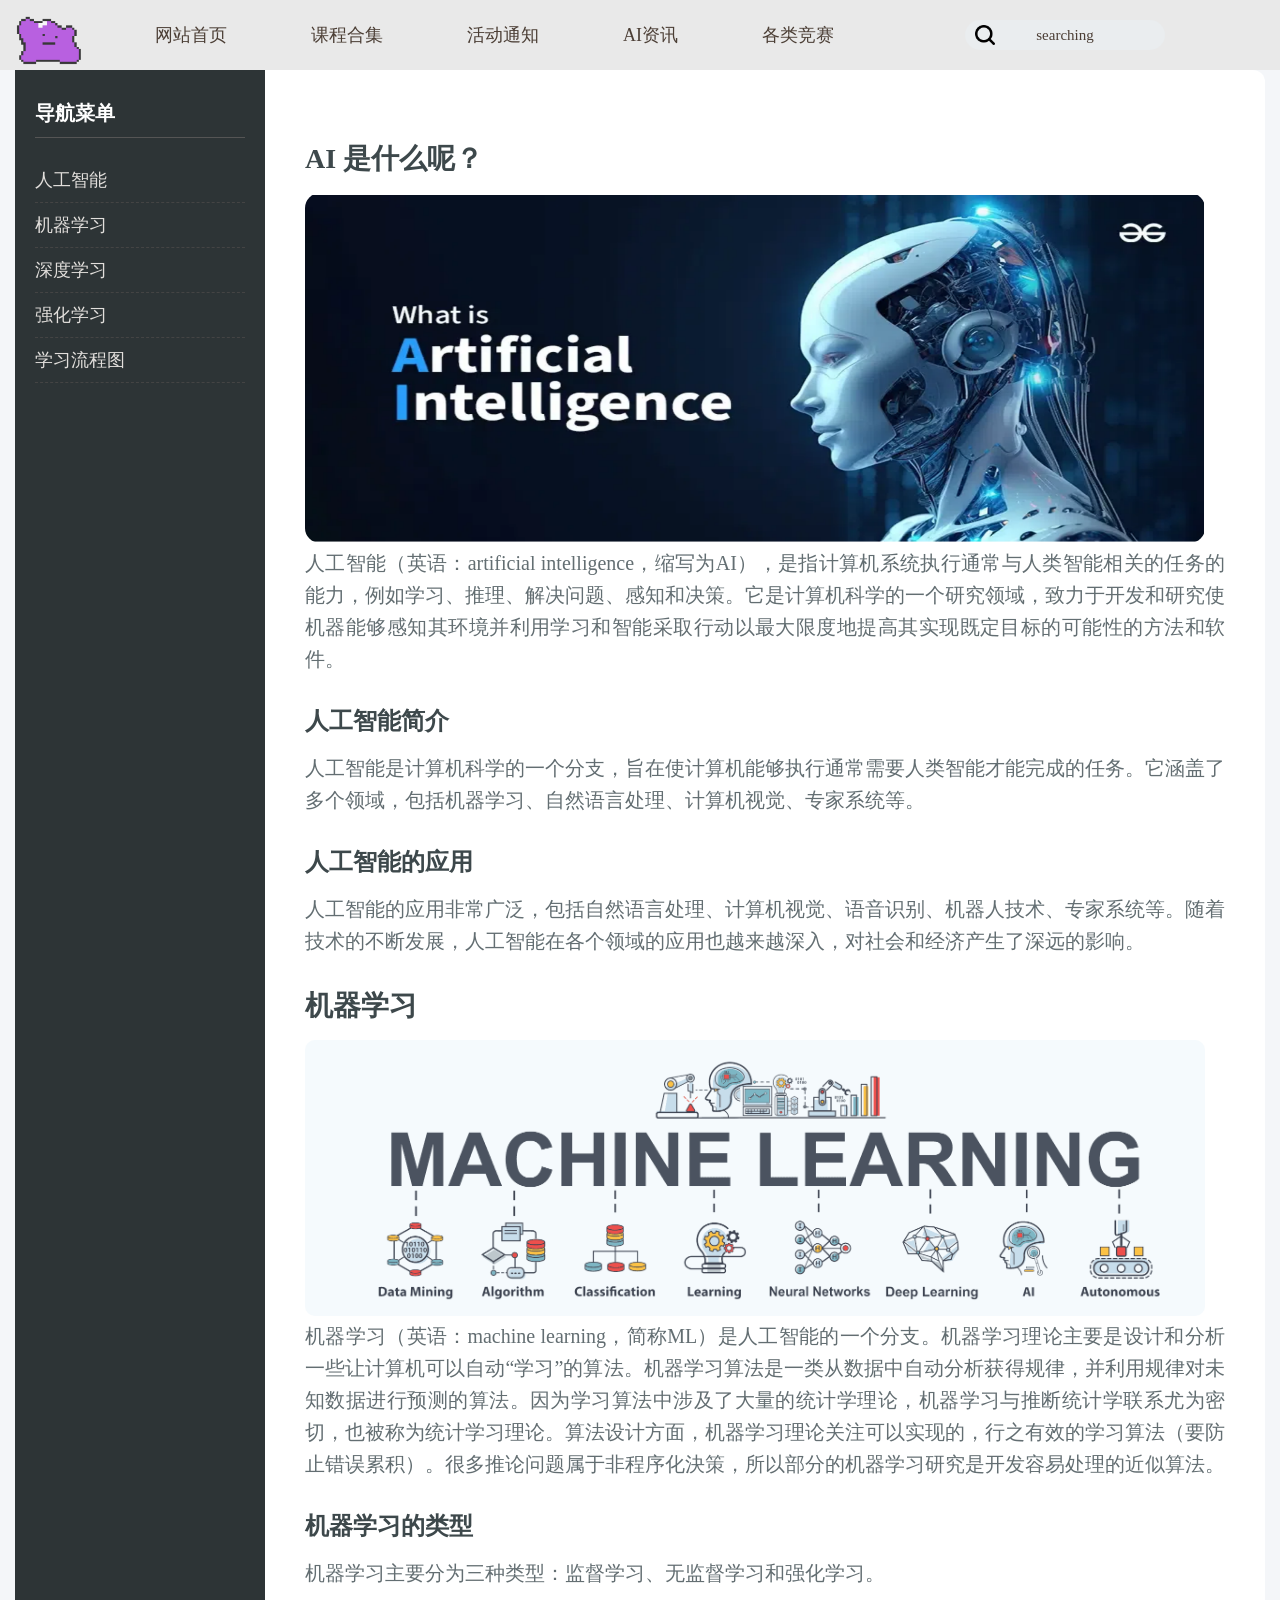
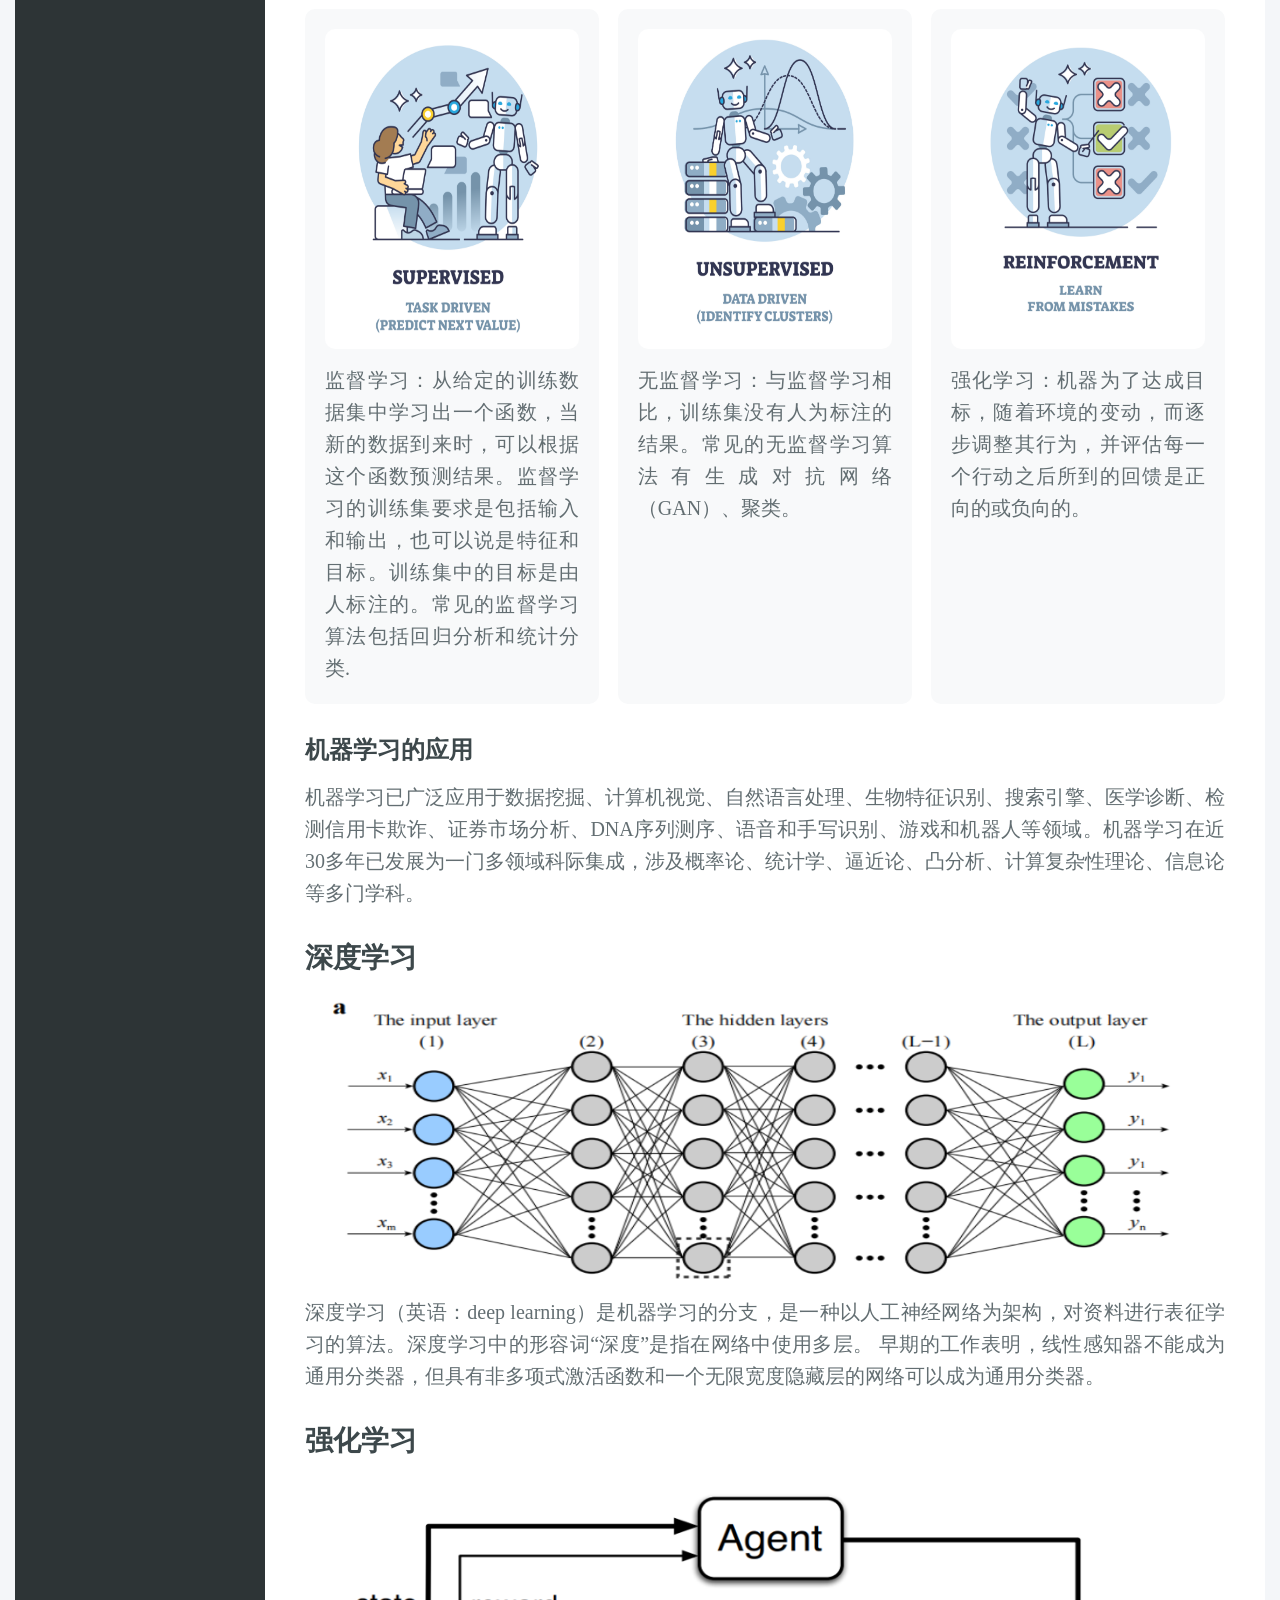
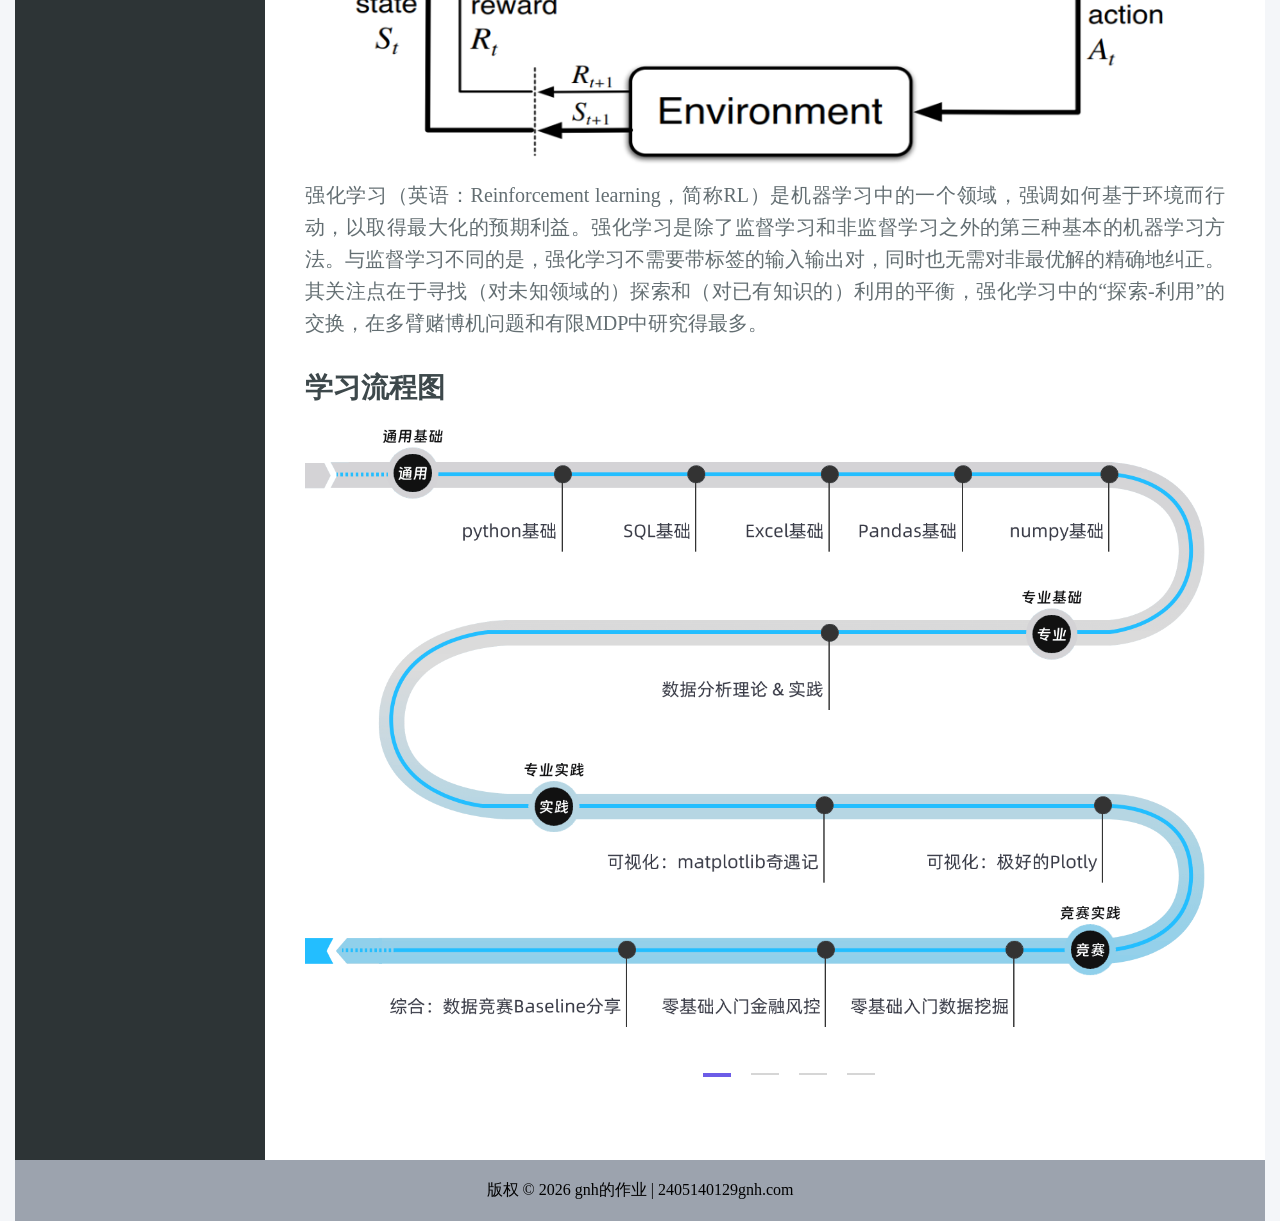
<file: index.html>
<!DOCTYPE html>
<html>
	<head>
		<meta charset="utf-8" />
		<title>AI study</title>
		<link href="css/style.css" type="text/css" rel="stylesheet">
		<script type="text/javascript" src="js/js.js"></script>
	</head>
	<body>
		<!--head begin-->
		<div id="head">
			<div class="nav">
    			<span class="margin_more"><a href="index.html">网站首页</a></span>
    			<span><a href="courses.html">课程合集</a></span>
    			<span><a href="events.html">活动通知</a></span>
    			<span><a href="news.html">AI资讯</a></span>
    			<span><a href="competitions.html">各类竞赛</a></span>
    			<span class="search">searching</span>
			</div>
		</div>
		<!--head end-->
		<!--main begin-->
		<div id="main">
            <div id="menu">
                <h3>导航菜单</h3>
                <ul>
                    <li><a href="#artificial_intelligence">人工智能</a></li>
					<li><a href="#machine_learning">机器学习</a></li>
                    <li><a href="#deep_learning">深度学习</a></li>
                    <li><a href="#reinforcement_learning">强化学习</a></li>
					<li><a href="#roadmap">学习流程图</a></li>
                </ul>
                </div>
            <div id="content">
                <h1 id="artificial_intelligence">AI 是什么呢？</h1>
				<div class="AI">
					<img src="images/AI.png" alt="人工智能图片" class="rightimg"/>
					<p>人工智能（英语：artificial intelligence，缩写为AI），是指计算机系统执行通常与人类智能相关的任务的能力，例如学习、推理、解决问题、感知和决策。它是计算机科学的一个研究领域，致力于开发和研究使机器能够感知其环境并利用学习和智能采取行动以最大限度地提高其实现既定目标的可能性的方法和软件。</p>
				</div>
				<h2>人工智能简介</h2>
				<div class="intro">
					<p>人工智能是计算机科学的一个分支，旨在使计算机能够执行通常需要人类智能才能完成的任务。它涵盖了多个领域，包括机器学习、自然语言处理、计算机视觉、专家系统等。</p>
				</div>
				<h2>人工智能的应用</h2>
				<div class="intro">
				<p>人工智能的应用非常广泛，包括自然语言处理、计算机视觉、语音识别、机器人技术、专家系统等。随着技术的不断发展，人工智能在各个领域的应用也越来越深入，对社会和经济产生了深远的影响。</p>
				</div>
				<h1 id="machine_learning">机器学习</h1>
				<div class="intro">
					<div class="ML">
						<img src="images/ML.png" alt="机器学习图片" class="rightimg"/>
					<p>机器学习（英语：machine learning，简称ML）是人工智能的一个分支。机器学习理论主要是设计和分析一些让计算机可以自动“学习”的算法。机器学习算法是一类从数据中自动分析获得规律，并利用规律对未知数据进行预测的算法。因为学习算法中涉及了大量的统计学理论，机器学习与推断统计学联系尤为密切，也被称为统计学习理论。算法设计方面，机器学习理论关注可以实现的，行之有效的学习算法（要防止错误累积）。很多推论问题属于非程序化決策，所以部分的机器学习研究是开发容易处理的近似算法。</p>
					<h2>机器学习的类型</h2>
					<p>机器学习主要分为三种类型：监督学习、无监督学习和强化学习。
					<ul class="ML_types">
                        <li><img src="images/SL.png" alt="监督学习图片" class="rightimg"/><p>监督学习：从给定的训练数据集中学习出一个函数，当新的数据到来时，可以根据这个函数预测结果。监督学习的训练集要求是包括输入和输出，也可以说是特征和目标。训练集中的目标是由人标注的。常见的监督学习算法包括回归分析和统计分类.</p></li>
                        <li><img src="images/UL.jpg" alt="无监督学习图片" class="rightimg"/><p>无监督学习：与监督学习相比，训练集没有人为标注的结果。常见的无监督学习算法有生成对抗网络（GAN）、聚类。</p></li>
                        <li><img src="images/RL.png" alt="强化学习图片" class="rightimg"/><p>强化学习：机器为了达成目标，随着环境的变动，而逐步调整其行为，并评估每一个行动之后所到的回馈是正向的或负向的。</p></li>
					</ul>
					<h2>机器学习的应用</h2>
					<p>机器学习已广泛应用于数据挖掘、计算机视觉、自然语言处理、生物特征识别、搜索引擎、医学诊断、检测信用卡欺诈、证券市场分析、DNA序列测序、语音和手写识别、游戏和机器人等领域。机器学习在近30多年已发展为一门多领域科际集成，涉及概率论、统计学、逼近论、凸分析、计算复杂性理论、信息论等多门学科。</p>
				</div>
				<h1 id="deep_learning">深度学习</h1>
				<div class="intro">
					<div class="DL">
						<img src="images/DL.png" alt="深度学习图片" class="rightimg"/>
					</div>
					<p>深度学习（英语：deep learning）是机器学习的分支，是一种以人工神经网络为架构，对资料进行表征学习的算法。深度学习中的形容词“深度”是指在网络中使用多层。 早期的工作表明，线性感知器不能成为通用分类器，但具有非多项式激活函数和一个无限宽度隐藏层的网络可以成为通用分类器。</p>
				</div>
				<h1 id="reinforcement_learning">强化学习</h1>
				<div class="intro">
					<div class="RL">
						<img src="images/RL1.png" alt="强化学习图片" class="rightimg"/>
					</div>
					<p>强化学习（英语：Reinforcement learning，简称RL）是机器学习中的一个领域，强调如何基于环境而行动，以取得最大化的预期利益。强化学习是除了监督学习和非监督学习之外的第三种基本的机器学习方法。与监督学习不同的是，强化学习不需要带标签的输入输出对，同时也无需对非最优解的精确地纠正。其关注点在于寻找（对未知领域的）探索和（对已有知识的）利用的平衡，强化学习中的“探索-利用”的交换，在多臂赌博机问题和有限MDP中研究得最多。</p>
				</div>
				<h1 id="roadmap">学习流程图</h1>
				<div class="roadmap">
				<ul class="roadmap_pic" id="roadmap_pic">
					<li class="current"><img class='one' src="images/plan1.png" alt="数据分析流程图" /></li>
					<li class="pic"><img class='one' src="images/plan2.png" alt="计算机视觉流程图" /></li>
					<li class="pic"><img class='one' src="images/plan3.png" alt="自然语言处理流程图" /></li>
					<li class="pic"><img class='one' src="images/plan4.png" alt="推荐系统流程图" /></li>
				</ul>
				<ol id="buttons">
					<li class="current"></li>
					<li class="but"></li>
					<li class="but"></li>
					<li class="but"></li>
				</ol>
			</div>
        </div>
	</div>
		<!--main end-->
	<!--footer begin-->
	<div id="footer">
		版权 © 2026 gnh的作业 | 2405140129gnh.com
	</div>
		<!--footer end-->

    </body>
</file>
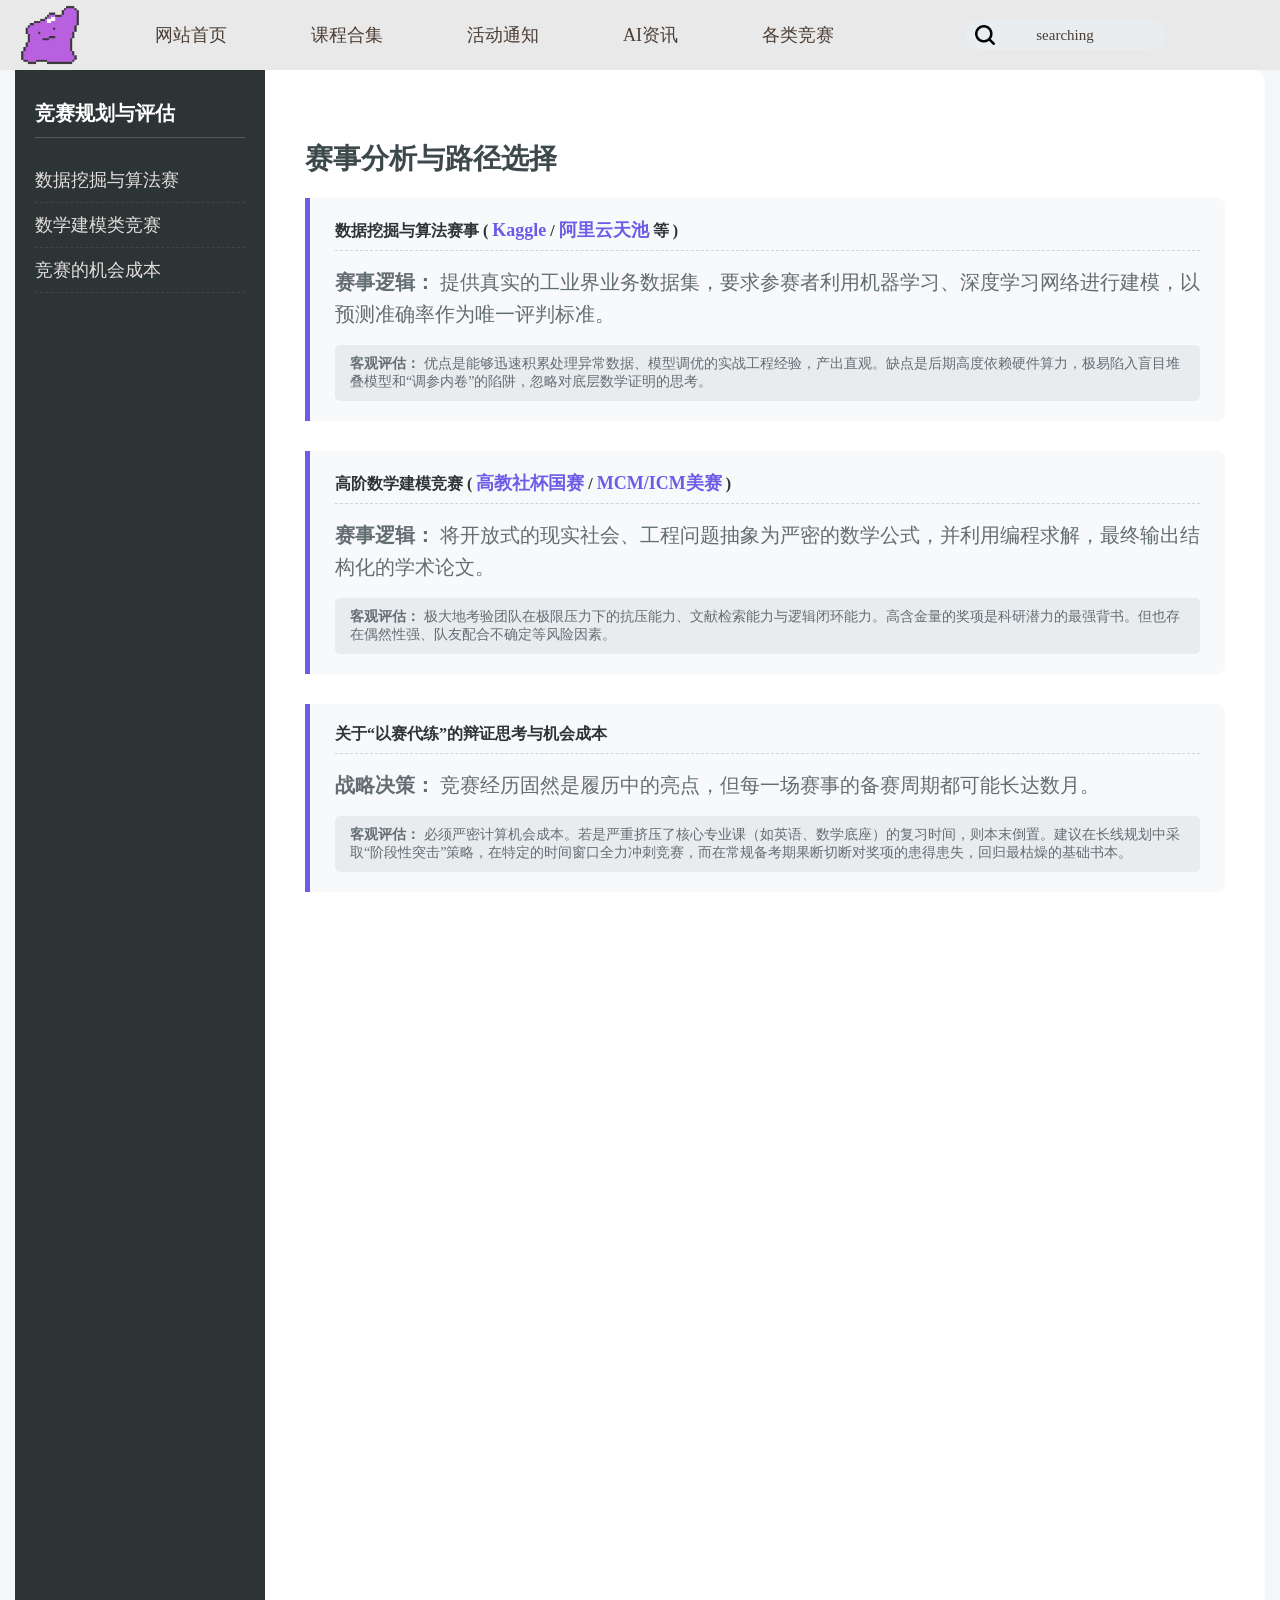
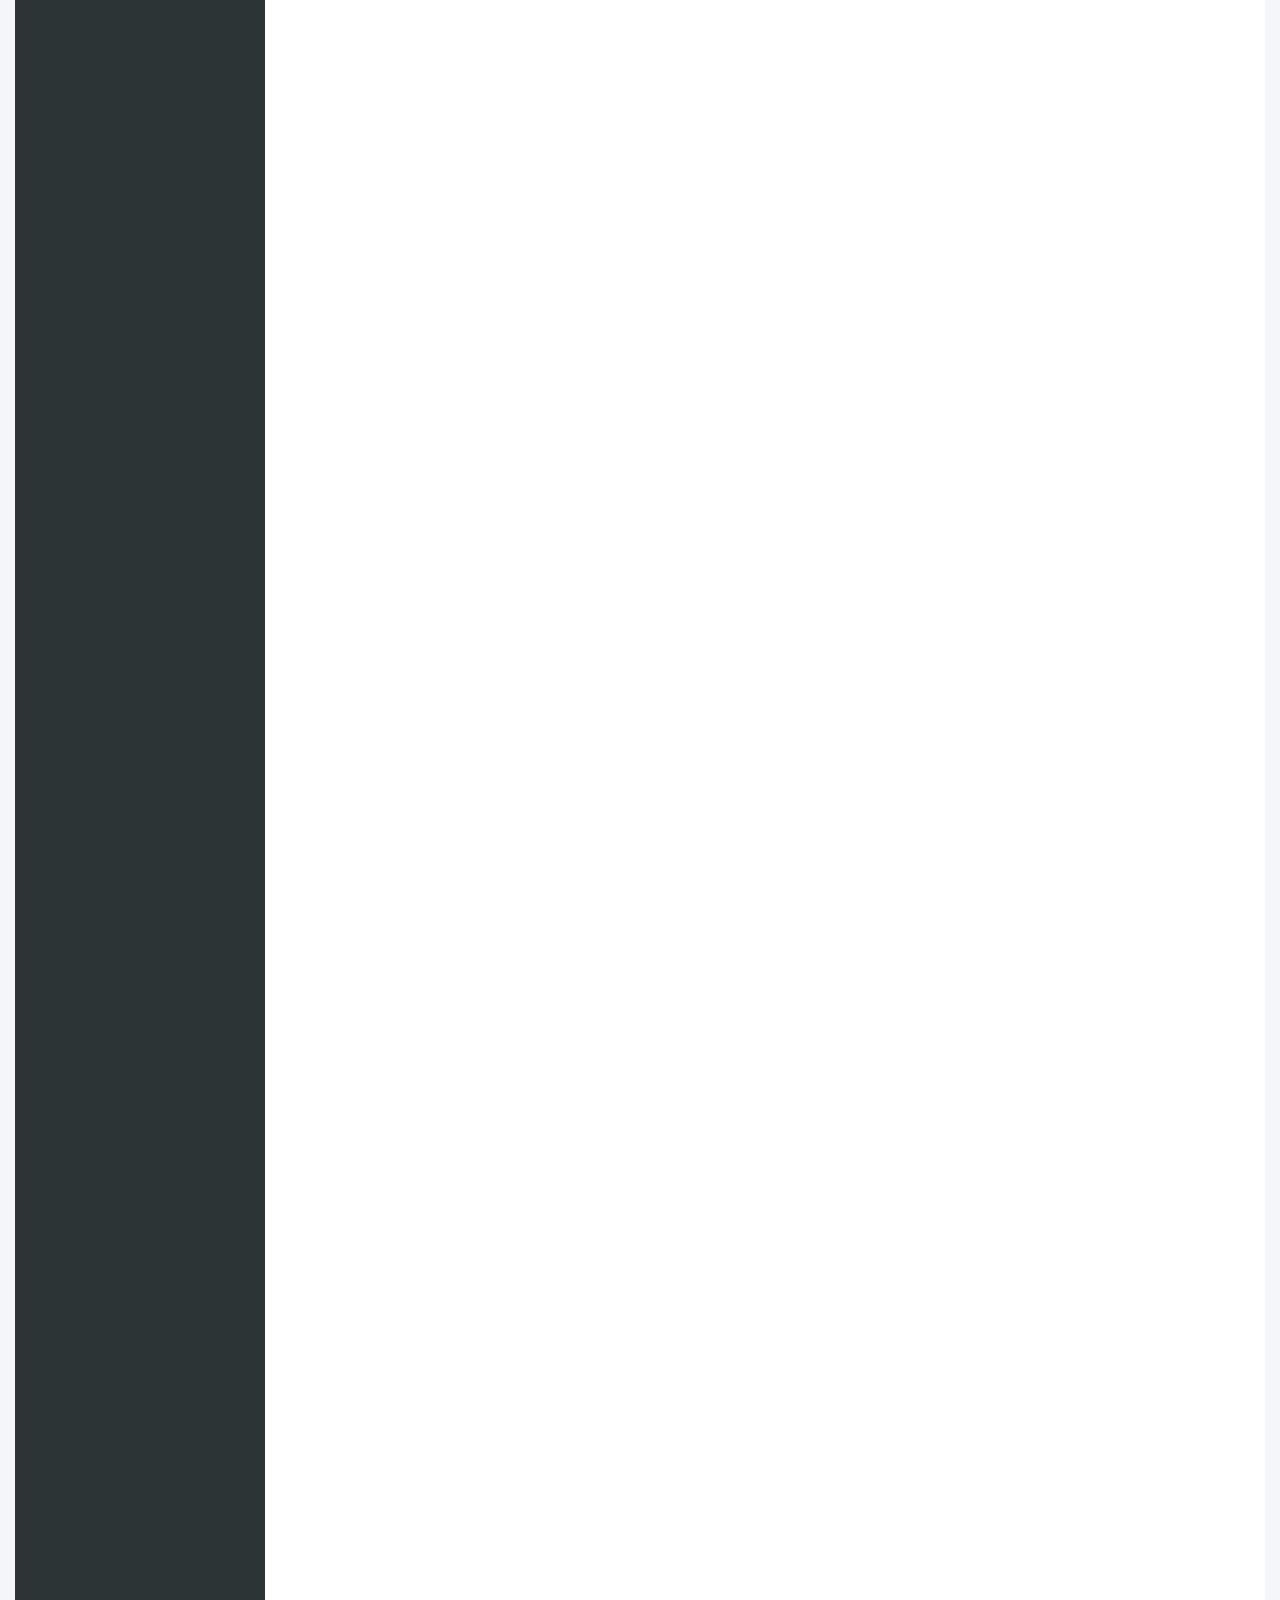
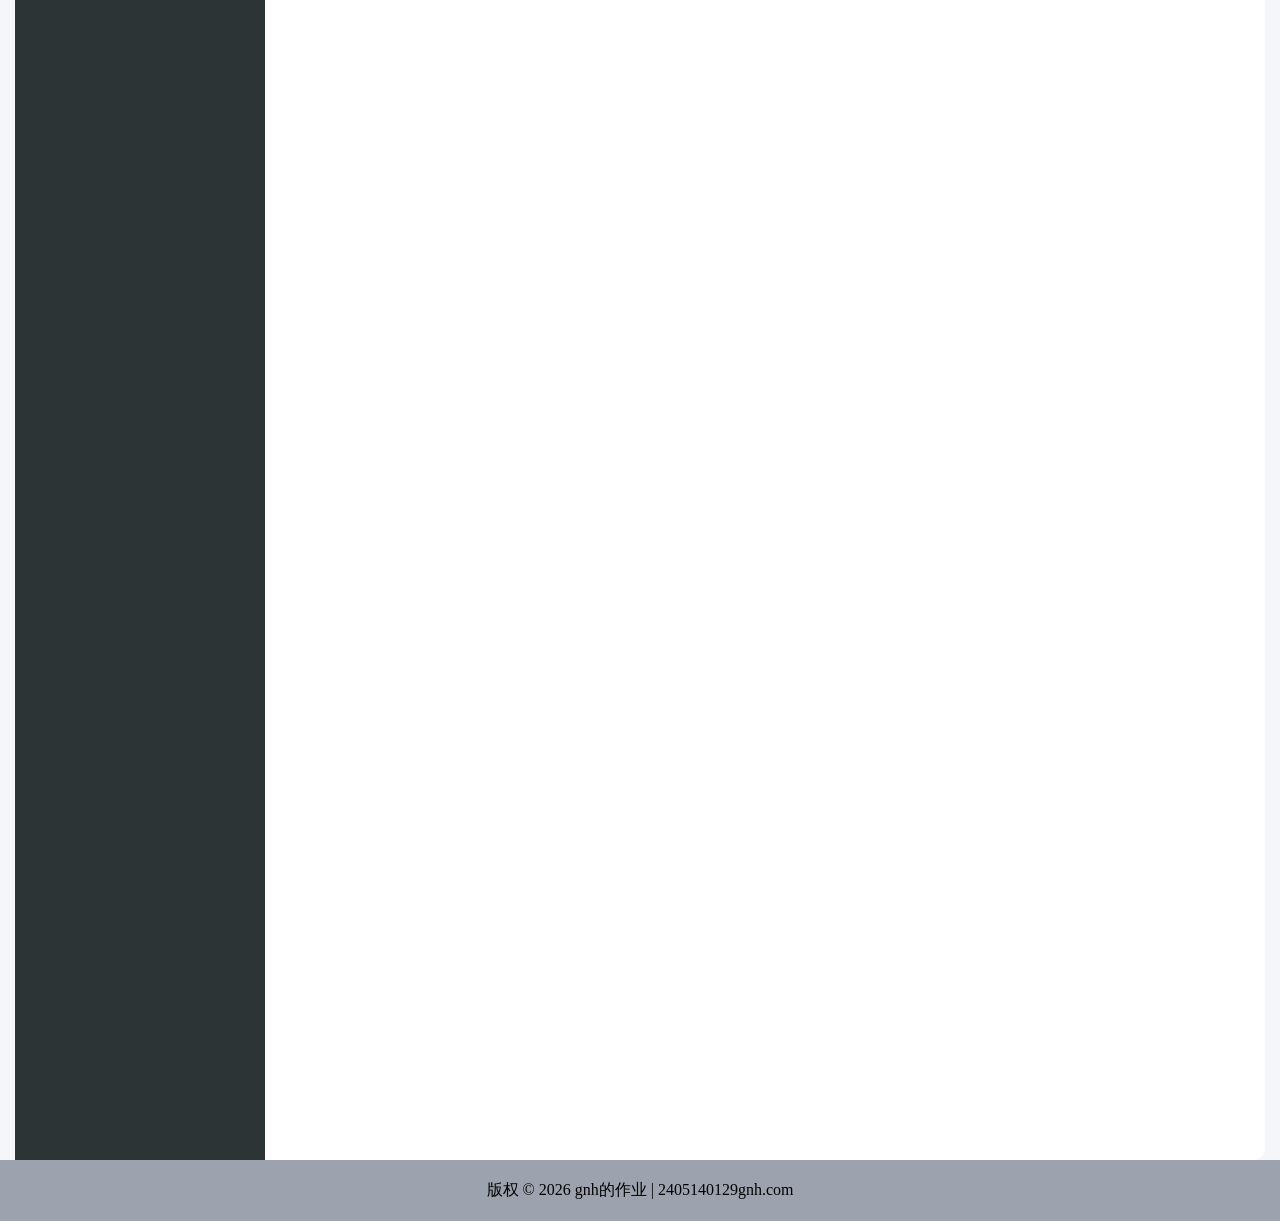
<file: competitions.html>
<!DOCTYPE html>
<html>
	<head>
		<meta charset="utf-8" />
		<title>各类竞赛 - AI study</title>
		<link href="css/style.css" type="text/css" rel="stylesheet">
		<style>
			/* 针对外部超链接的严谨样式补充 */
			.ext-link {
				color: #6c5ce7;
				text-decoration: none;
				font-weight: bold;
				border-bottom: 1px solid transparent;
				transition: border-bottom 0.2s ease;
			}
			.ext-link:hover {
				border-bottom: 1px solid #6c5ce7;
			}
		</style>
	</head>
	<body>
		<div id="head">
			<div class="nav">
				<span class="margin_more"><a href="index.html">网站首页</a></span>
				<span><a href="courses.html">课程合集</a></span>
    			<span><a href="events.html">活动通知</a></span>
    			<span><a href="news.html">AI资讯</a></span>
    			<span><a href="competitions.html">各类竞赛</a></span>
    			<span class="search">searching</span>
			</div>
		</div>
		<div id="main">
            <div id="menu">
                <h3>竞赛规划与评估</h3>
                <ul>
                    <li><a href="#data_mining">数据挖掘与算法赛</a></li>
					<li><a href="#math_model">数学建模类竞赛</a></li>
                    <li><a href="#evaluation">竞赛的机会成本</a></li>
                </ul>
            </div>
            <div id="content">
                <h1 style="margin-bottom: 20px;">赛事分析与路径选择</h1>
				
				<div class="detail-block" id="data_mining">
					<h3>数据挖掘与算法赛事 ( <a href="https://www.kaggle.com" target="_blank" class="ext-link">Kaggle</a> / <a href="https://tianchi.aliyun.com" target="_blank" class="ext-link">阿里云天池</a> 等 )</h3>
					<p><strong>赛事逻辑：</strong> 提供真实的工业界业务数据集，要求参赛者利用机器学习、深度学习网络进行建模，以预测准确率作为唯一评判标准。</p>
					<div class="eval-text">
						<strong>客观评估：</strong> 优点是能够迅速积累处理异常数据、模型调优的实战工程经验，产出直观。缺点是后期高度依赖硬件算力，极易陷入盲目堆叠模型和“调参内卷”的陷阱，忽略对底层数学证明的思考。
					</div>
				</div>
				
				<div class="detail-block" id="math_model">
					<h3>高阶数学建模竞赛 ( <a href="http://www.mcm.edu.cn/" target="_blank" class="ext-link">高教社杯国赛</a> / <a href="https://www.comap.com/" target="_blank" class="ext-link">MCM/ICM美赛</a> )</h3>
					<p><strong>赛事逻辑：</strong> 将开放式的现实社会、工程问题抽象为严密的数学公式，并利用编程求解，最终输出结构化的学术论文。</p>
					<div class="eval-text">
						<strong>客观评估：</strong> 极大地考验团队在极限压力下的抗压能力、文献检索能力与逻辑闭环能力。高含金量的奖项是科研潜力的最强背书。但也存在偶然性强、队友配合不确定等风险因素。
					</div>
				</div>

				<div class="detail-block" id="evaluation">
					<h3>关于“以赛代练”的辩证思考与机会成本</h3>
					<p><strong>战略决策：</strong> 竞赛经历固然是履历中的亮点，但每一场赛事的备赛周期都可能长达数月。</p>
					<div class="eval-text">
						<strong>客观评估：</strong> 必须严密计算机会成本。若是严重挤压了核心专业课（如英语、数学底座）的复习时间，则本末倒置。建议在长线规划中采取“阶段性突击”策略，在特定的时间窗口全力冲刺竞赛，而在常规备考期果断切断对奖项的患得患失，回归最枯燥的基础书本。
					</div>
				</div>
            </div>
            <div style="clear:both;"></div>
		</div>
		<div id="footer">
			版权 © 2026 gnh的作业 | 2405140129gnh.com
		</div>
		</body>
</html>
</file>
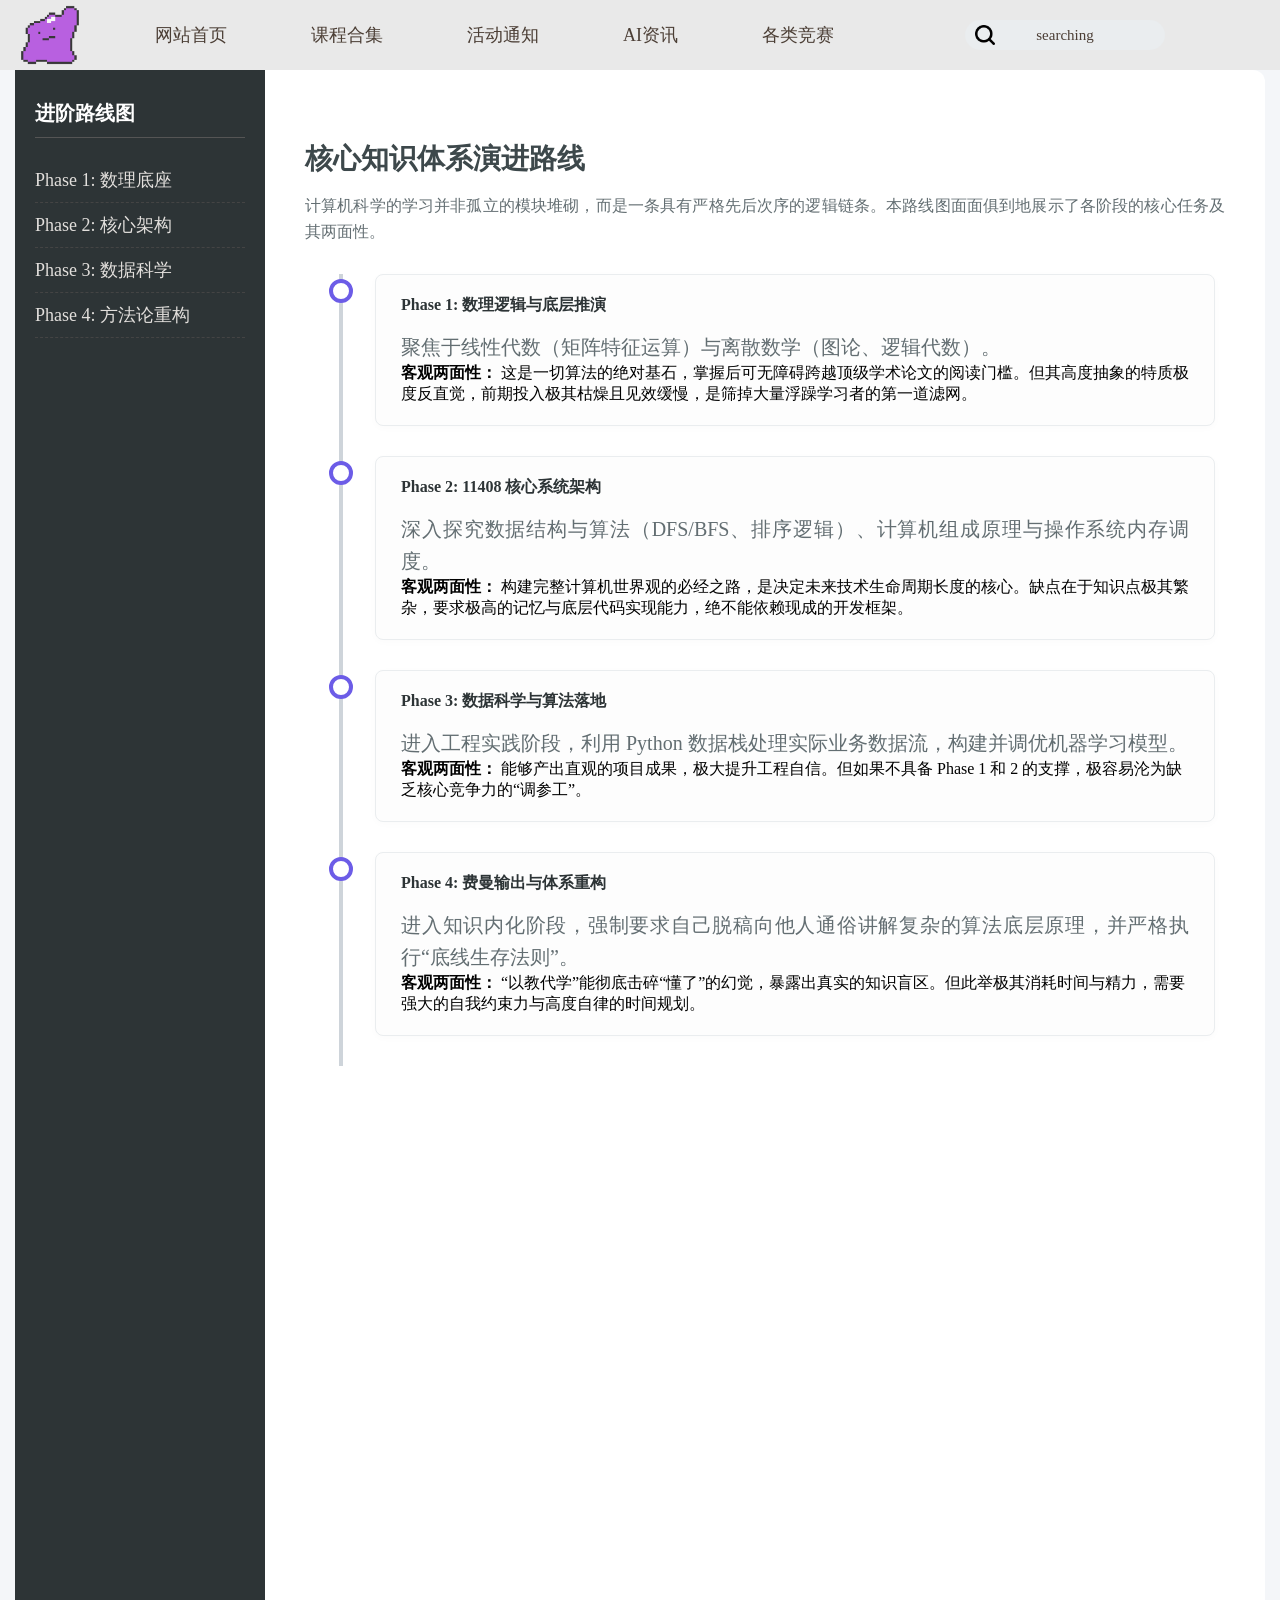
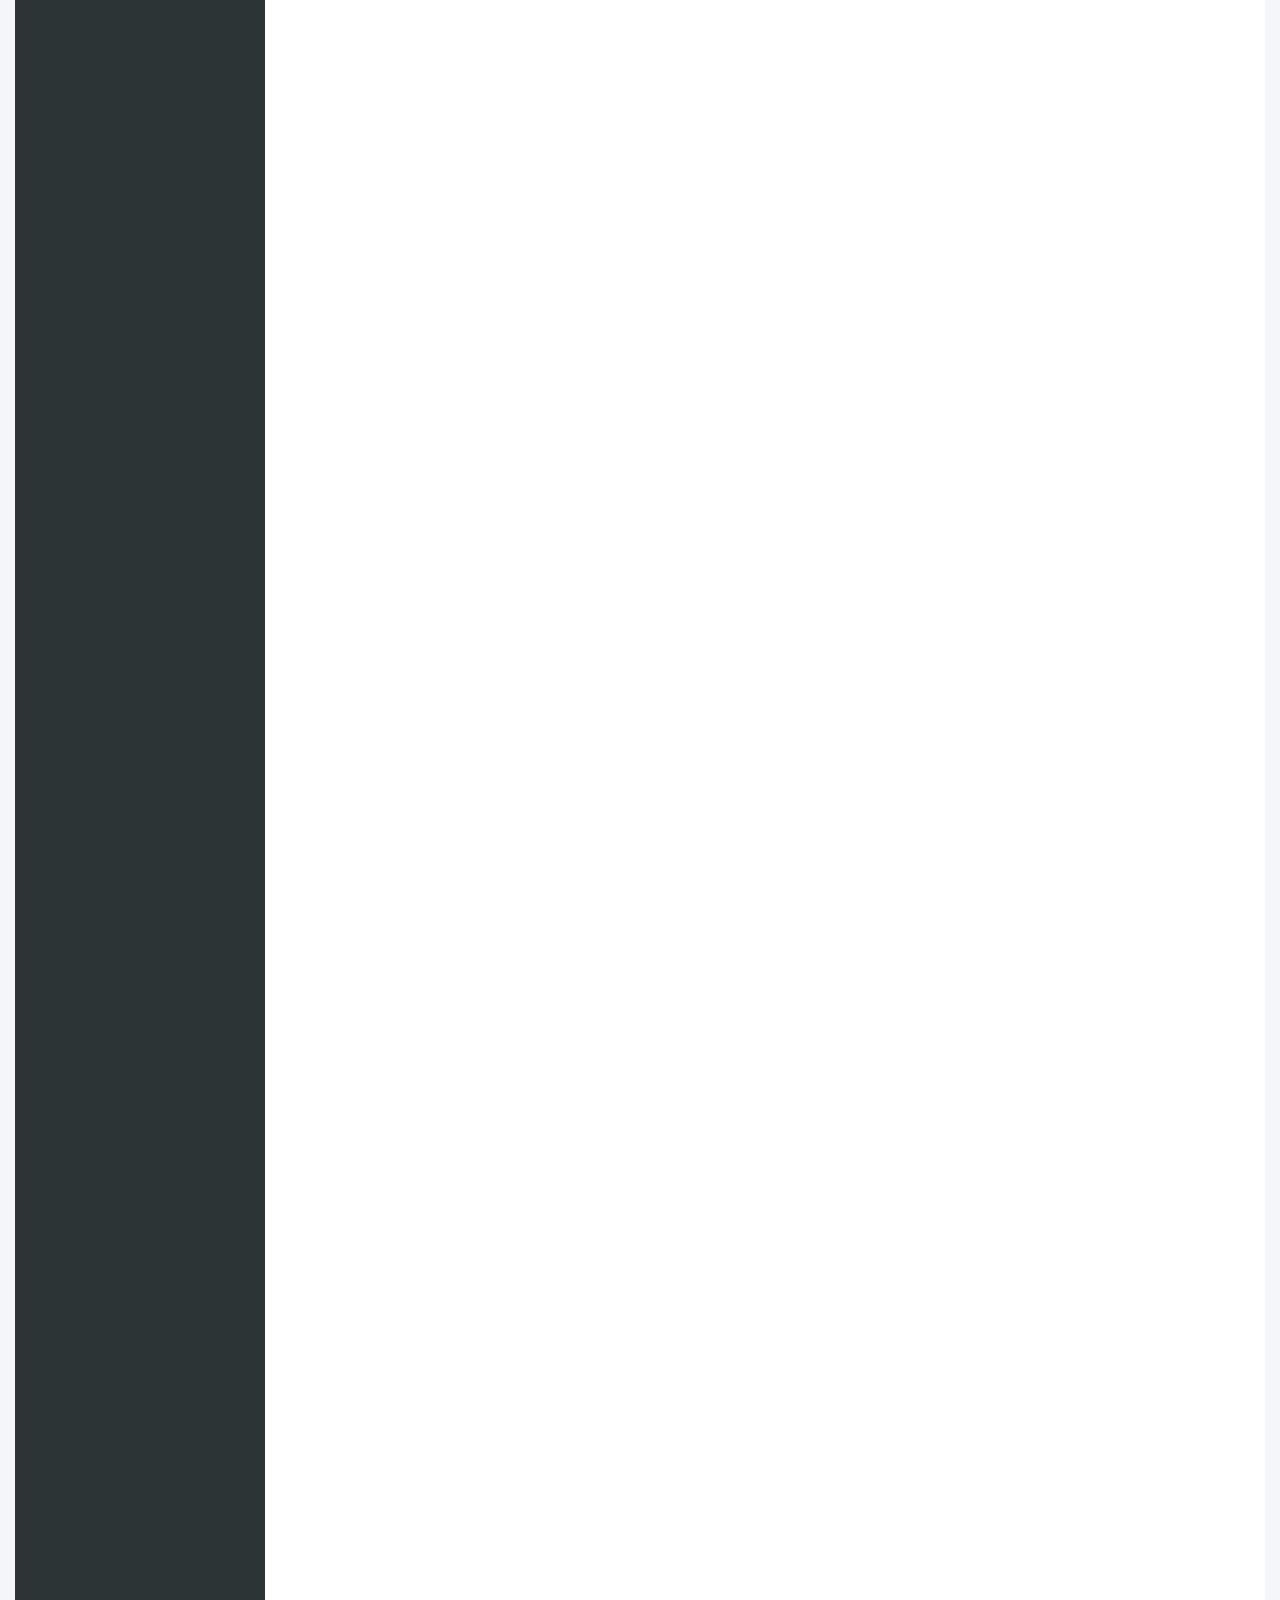
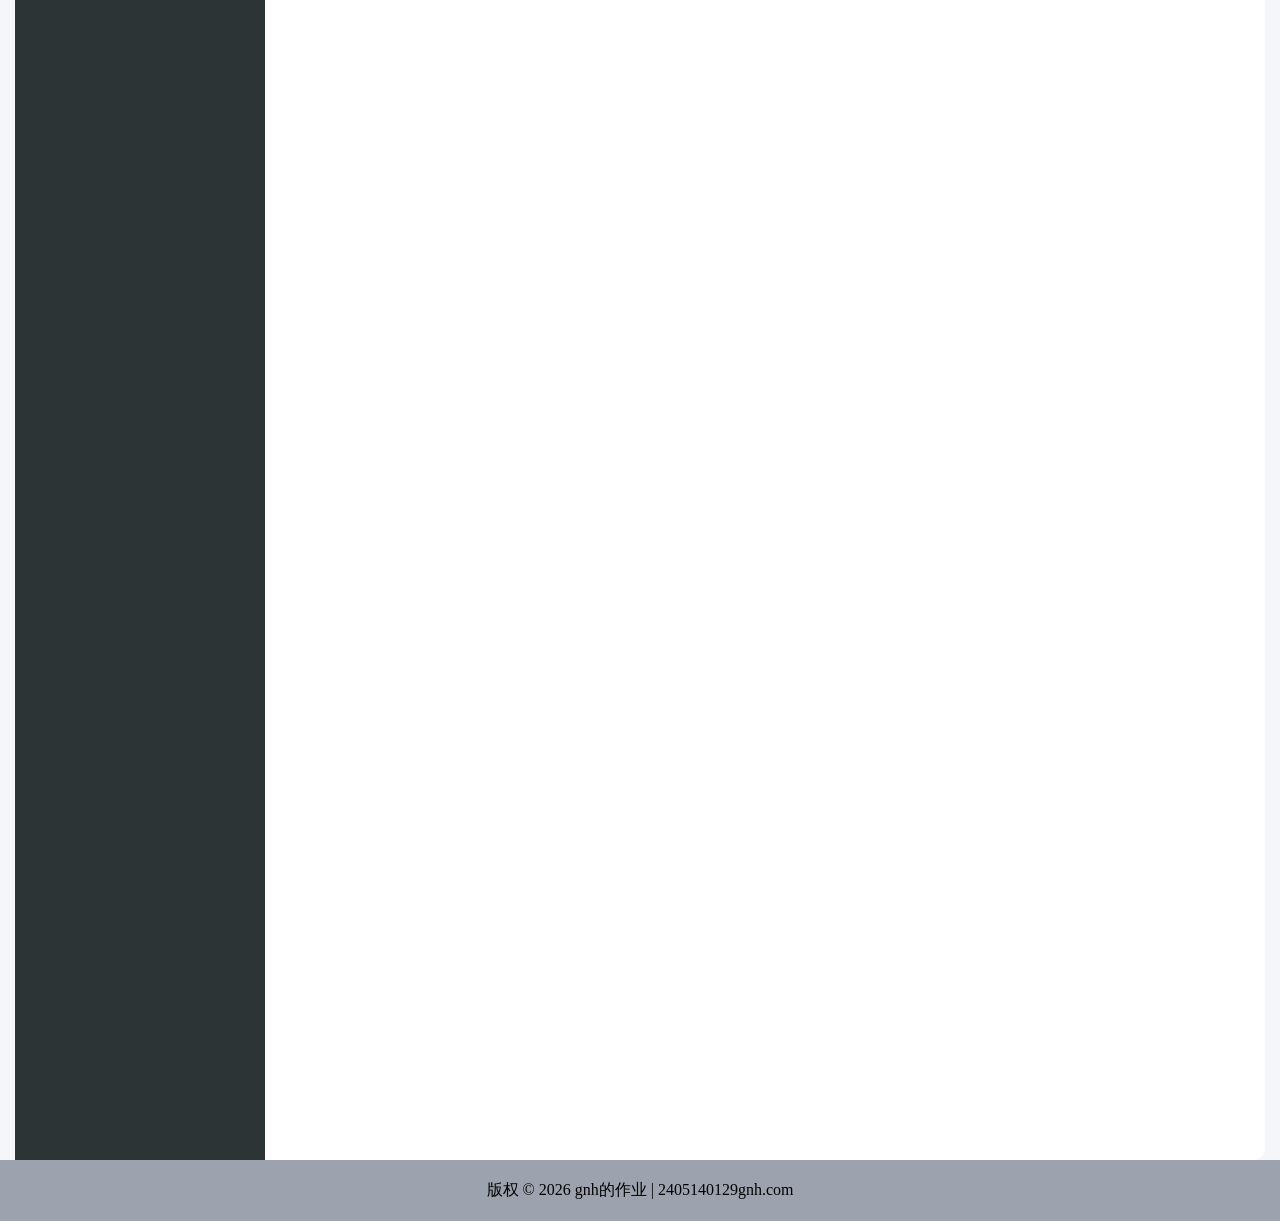
<file: courses.html>
<!DOCTYPE html>
<html>
	<head>
		<meta charset="utf-8" />
		<title>课程合集 - AI study</title>
		<link href="css/style.css" type="text/css" rel="stylesheet">
	</head>
	<body>
		<div id="head">
			<div class="nav">
				<span class="margin_more"><a href="index.html">网站首页</a></span>
				<span><a href="courses.html">课程合集</a></span>
    			<span><a href="events.html">活动通知</a></span>
    			<span><a href="news.html">AI资讯</a></span>
    			<span><a href="competitions.html">各类竞赛</a></span>
    			<span class="search">searching</span>
			</div>
		</div>
		
		<div id="main">
            <div id="menu">
                <h3>进阶路线图</h3>
                <ul>
                    <li><a href="#step1">Phase 1: 数理底座</a></li>
					<li><a href="#step2">Phase 2: 核心架构</a></li>
                    <li><a href="#step3">Phase 3: 数据科学</a></li>
					<li><a href="#step4">Phase 4: 方法论重构</a></li>
                </ul>
            </div>
            <div id="content">
                <h1>核心知识体系演进路线</h1>
				<p style="color: #636e72; font-size: 16px; margin-bottom: 30px;">计算机科学的学习并非孤立的模块堆砌，而是一条具有严格先后次序的逻辑链条。本路线图面面俱到地展示了各阶段的核心任务及其两面性。</p>
				
				<div class="timeline-container">
					<div class="timeline-item" id="step1">
						<div class="timeline-content">
							<h3>Phase 1: 数理逻辑与底层推演</h3>
							<p>聚焦于线性代数（矩阵特征运算）与离散数学（图论、逻辑代数）。</p>
							<div class="dialectical-box">
								<strong>客观两面性：</strong> 这是一切算法的绝对基石，掌握后可无障碍跨越顶级学术论文的阅读门槛。但其高度抽象的特质极度反直觉，前期投入极其枯燥且见效缓慢，是筛掉大量浮躁学习者的第一道滤网。
							</div>
						</div>
					</div>

					<div class="timeline-item" id="step2">
						<div class="timeline-content">
							<h3>Phase 2: 11408 核心系统架构</h3>
							<p>深入探究数据结构与算法（DFS/BFS、排序逻辑）、计算机组成原理与操作系统内存调度。</p>
							<div class="dialectical-box">
								<strong>客观两面性：</strong> 构建完整计算机世界观的必经之路，是决定未来技术生命周期长度的核心。缺点在于知识点极其繁杂，要求极高的记忆与底层代码实现能力，绝不能依赖现成的开发框架。
							</div>
						</div>
					</div>

					<div class="timeline-item" id="step3">
						<div class="timeline-content">
							<h3>Phase 3: 数据科学与算法落地</h3>
							<p>进入工程实践阶段，利用 Python 数据栈处理实际业务数据流，构建并调优机器学习模型。</p>
							<div class="dialectical-box">
								<strong>客观两面性：</strong> 能够产出直观的项目成果，极大提升工程自信。但如果不具备 Phase 1 和 2 的支撑，极容易沦为缺乏核心竞争力的“调参工”。
							</div>
						</div>
					</div>

					<div class="timeline-item" id="step4">
						<div class="timeline-content">
							<h3>Phase 4: 费曼输出与体系重构</h3>
							<p>进入知识内化阶段，强制要求自己脱稿向他人通俗讲解复杂的算法底层原理，并严格执行“底线生存法则”。</p>
							<div class="dialectical-box">
								<strong>客观两面性：</strong> “以教代学”能彻底击碎“懂了”的幻觉，暴露出真实的知识盲区。但此举极其消耗时间与精力，需要强大的自我约束力与高度自律的时间规划。
							</div>
						</div>
					</div>
				</div>

            </div>
            <div style="clear:both;"></div>
		</div>
		
		<div id="footer">版权 © 2026 gnh的作业 | 2405140129gnh.com</div>
	</body>
</html>
</file>
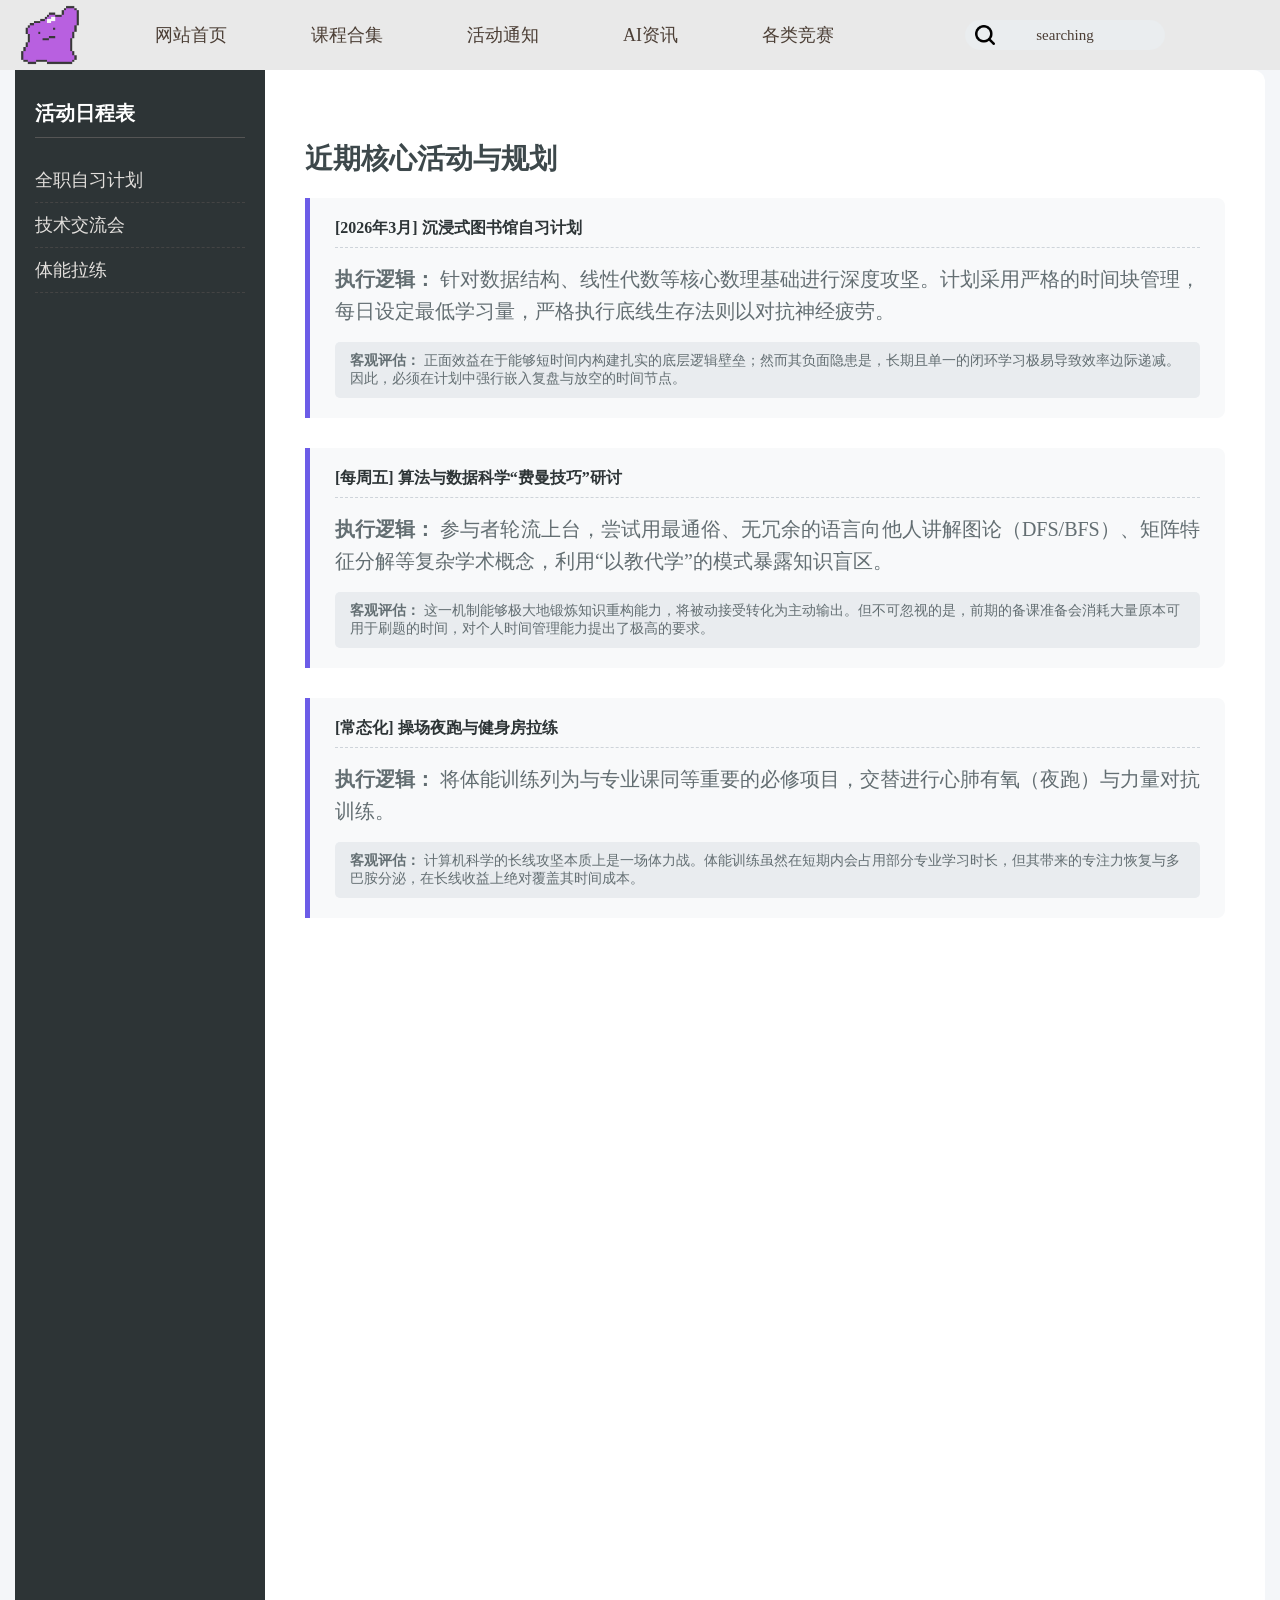
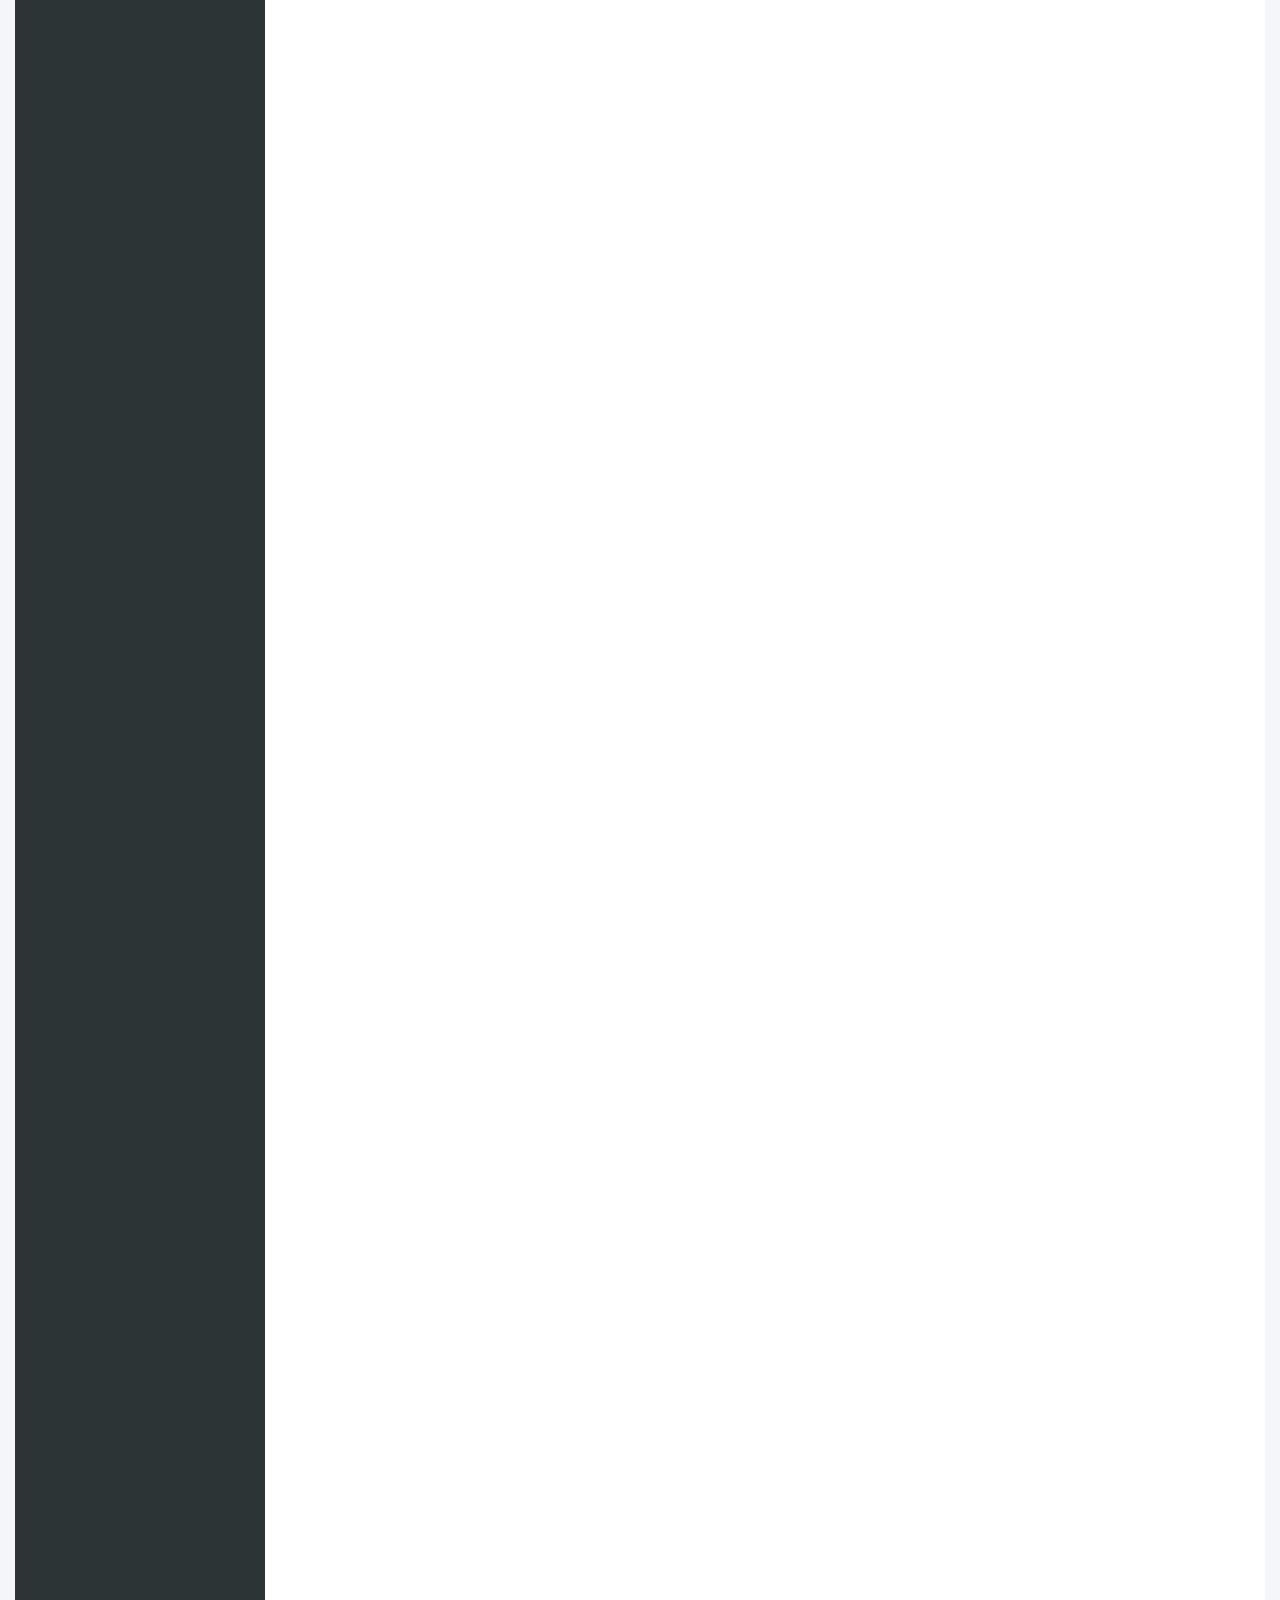
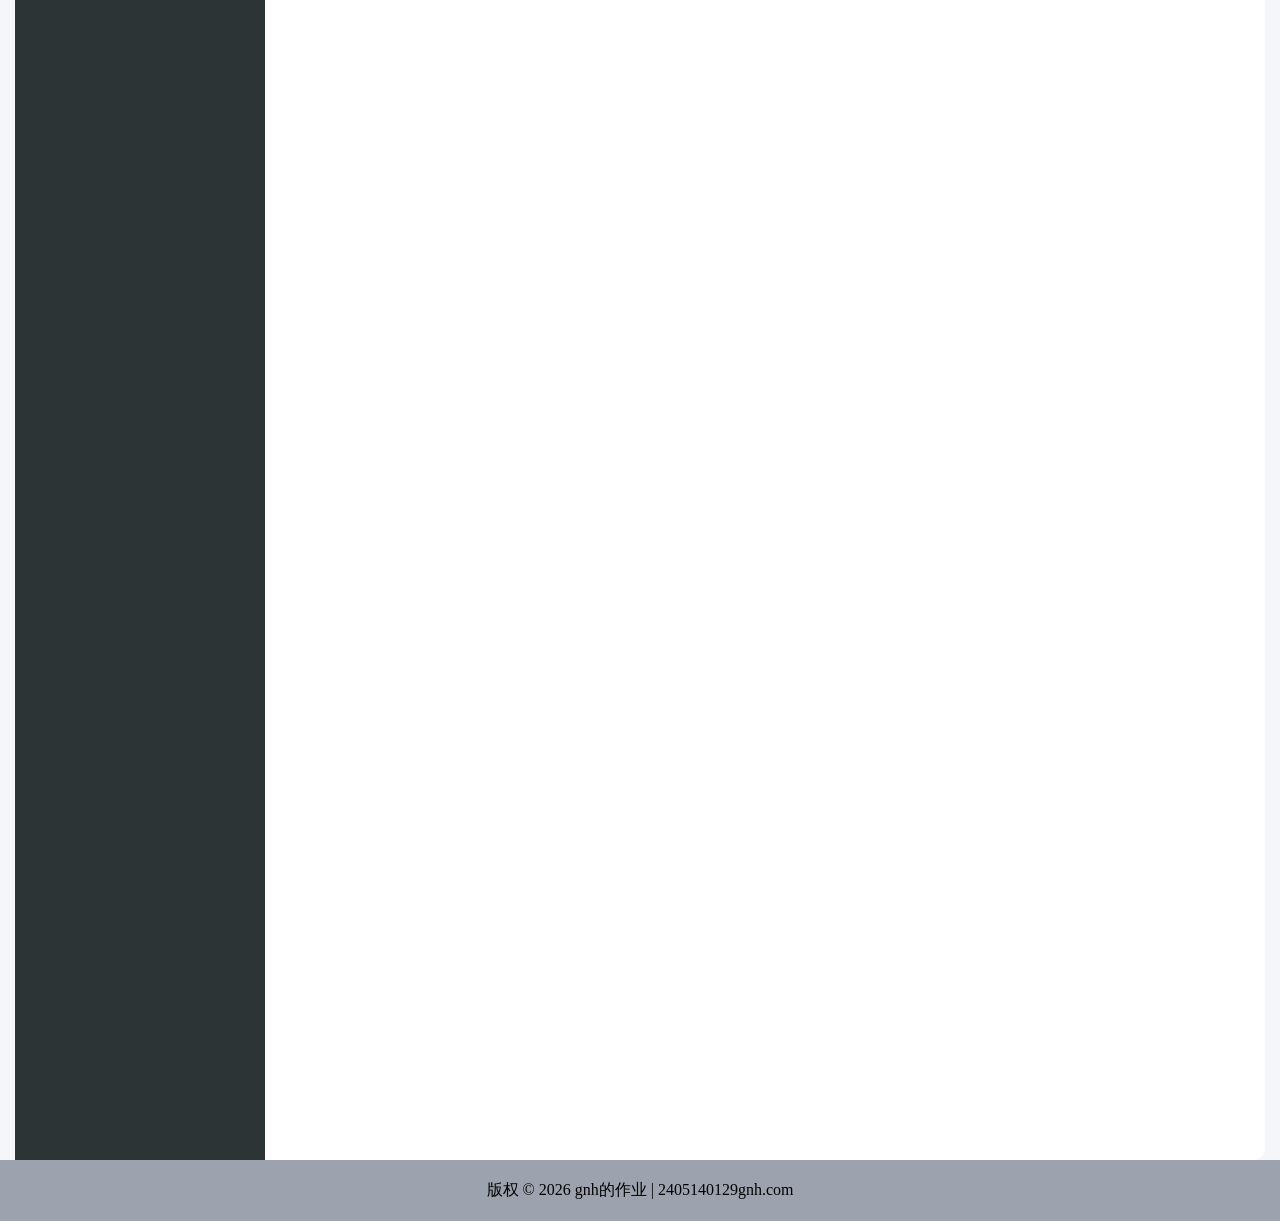
<file: events.html>
<!DOCTYPE html>
<html>
	<head>
		<meta charset="utf-8" />
		<title>活动通知 - AI study</title>
		<link href="css/style.css" type="text/css" rel="stylesheet">
	</head>
	<body>
		<div id="head">
			<div class="nav">
				<span class="margin_more"><a href="index.html">网站首页</a></span>
				<span><a href="courses.html">课程合集</a></span>
    			<span><a href="events.html">活动通知</a></span>
    			<span><a href="news.html">AI资讯</a></span>
    			<span><a href="competitions.html">各类竞赛</a></span>
    			<span class="search">searching</span>
			</div>
		</div>
		<div id="main">
            <div id="menu">
                <h3>活动日程表</h3>
                <ul>
                    <li><a href="#library_plan">全职自习计划</a></li>
					<li><a href="#feynman_seminar">技术交流会</a></li>
                    <li><a href="#fitness">体能拉练</a></li>
                </ul>
            </div>
            <div id="content">
                <h1 style="margin-bottom: 20px;">近期核心活动与规划</h1>
				<div class="detail-block" id="library_plan">
					<h3>[2026年3月] 沉浸式图书馆自习计划</h3>
					<p><strong>执行逻辑：</strong> 针对数据结构、线性代数等核心数理基础进行深度攻坚。计划采用严格的时间块管理，每日设定最低学习量，严格执行底线生存法则以对抗神经疲劳。</p>
					<div class="eval-text">
						<strong>客观评估：</strong> 正面效益在于能够短时间内构建扎实的底层逻辑壁垒；然而其负面隐患是，长期且单一的闭环学习极易导致效率边际递减。因此，必须在计划中强行嵌入复盘与放空的时间节点。
					</div>
				</div>

				<div class="detail-block" id="feynman_seminar">
					<h3>[每周五] 算法与数据科学“费曼技巧”研讨</h3>
					<p><strong>执行逻辑：</strong> 参与者轮流上台，尝试用最通俗、无冗余的语言向他人讲解图论（DFS/BFS）、矩阵特征分解等复杂学术概念，利用“以教代学”的模式暴露知识盲区。</p>
					<div class="eval-text">
						<strong>客观评估：</strong> 这一机制能够极大地锻炼知识重构能力，将被动接受转化为主动输出。但不可忽视的是，前期的备课准备会消耗大量原本可用于刷题的时间，对个人时间管理能力提出了极高的要求。
					</div>
				</div>

				<div class="detail-block" id="fitness">
					<h3>[常态化] 操场夜跑与健身房拉练</h3>
					<p><strong>执行逻辑：</strong> 将体能训练列为与专业课同等重要的必修项目，交替进行心肺有氧（夜跑）与力量对抗训练。</p>
					<div class="eval-text">
						<strong>客观评估：</strong> 计算机科学的长线攻坚本质上是一场体力战。体能训练虽然在短期内会占用部分专业学习时长，但其带来的专注力恢复与多巴胺分泌，在长线收益上绝对覆盖其时间成本。
					</div>
				</div>
            </div>
            <div style="clear:both;"></div>
		</div>
		<div id="footer">
			版权 © 2026 gnh的作业 | 2405140129gnh.com
		</div>
		</body>
</html>
</file>
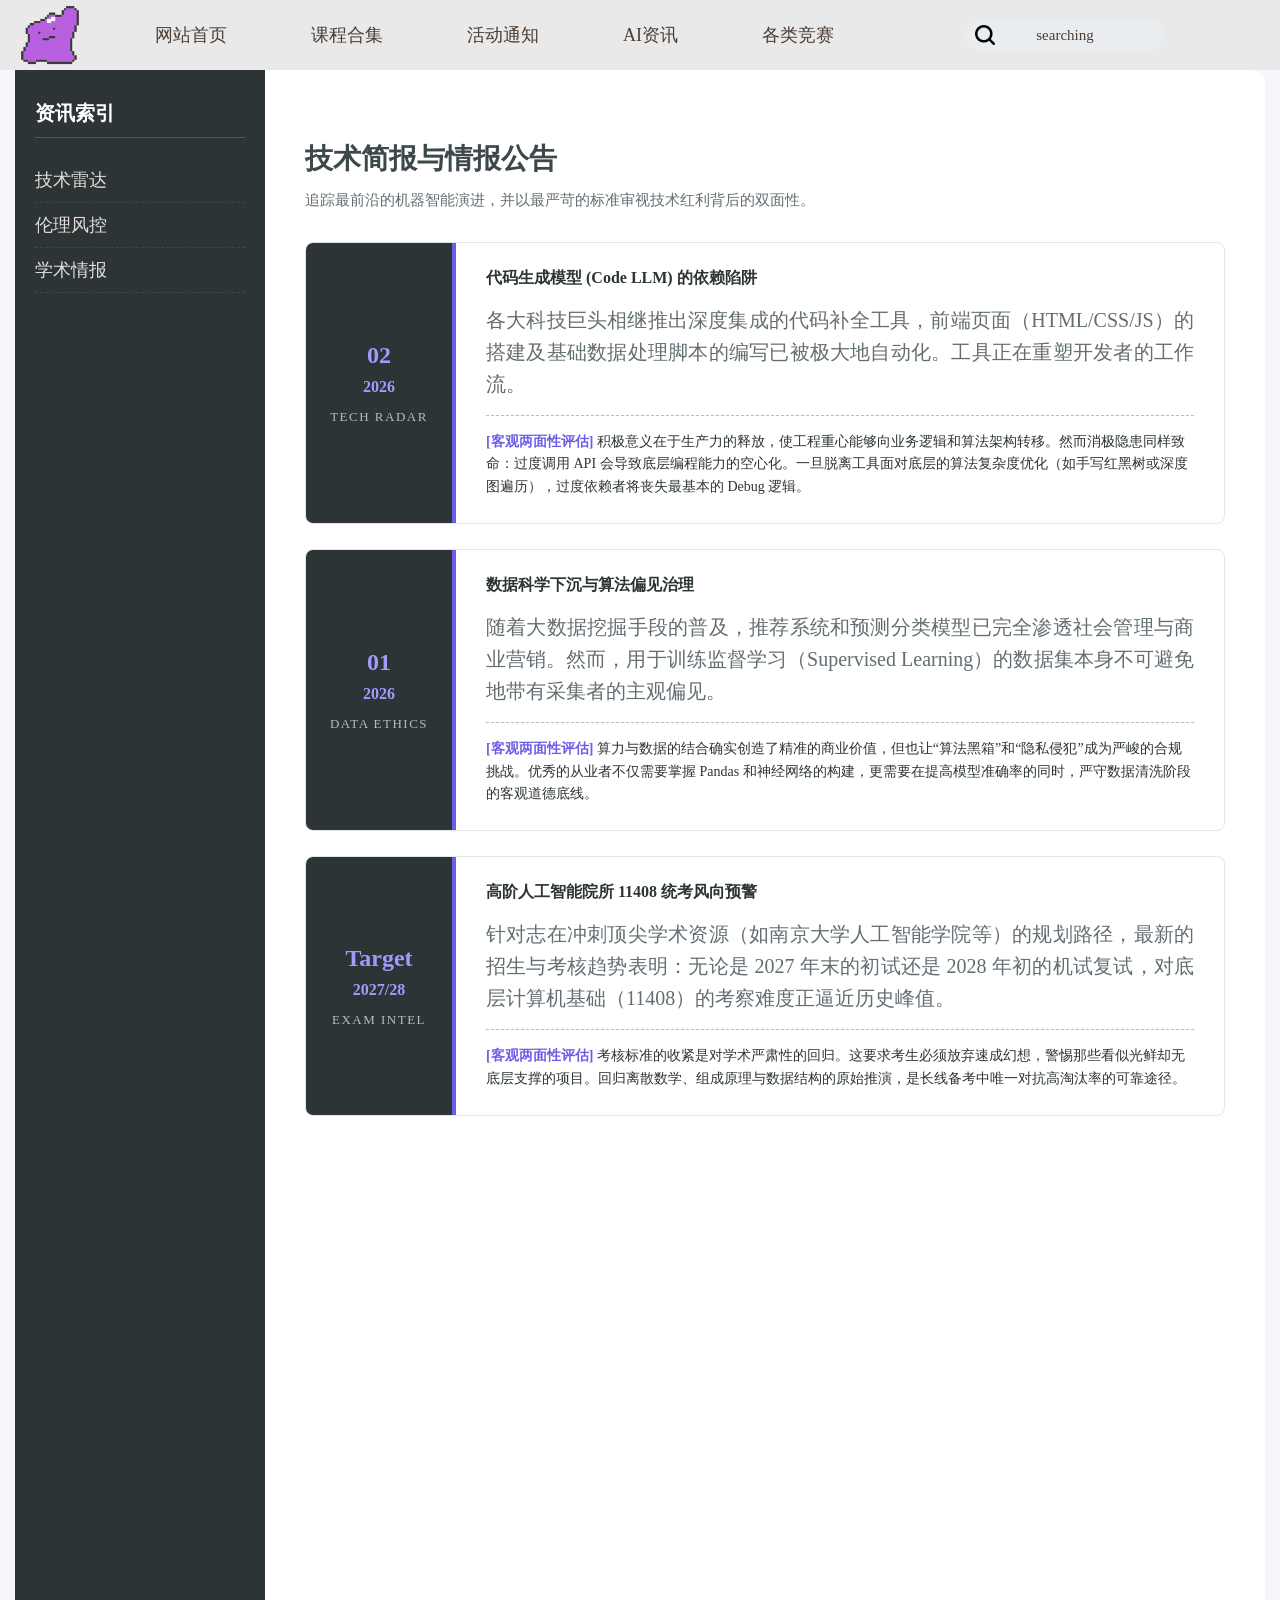
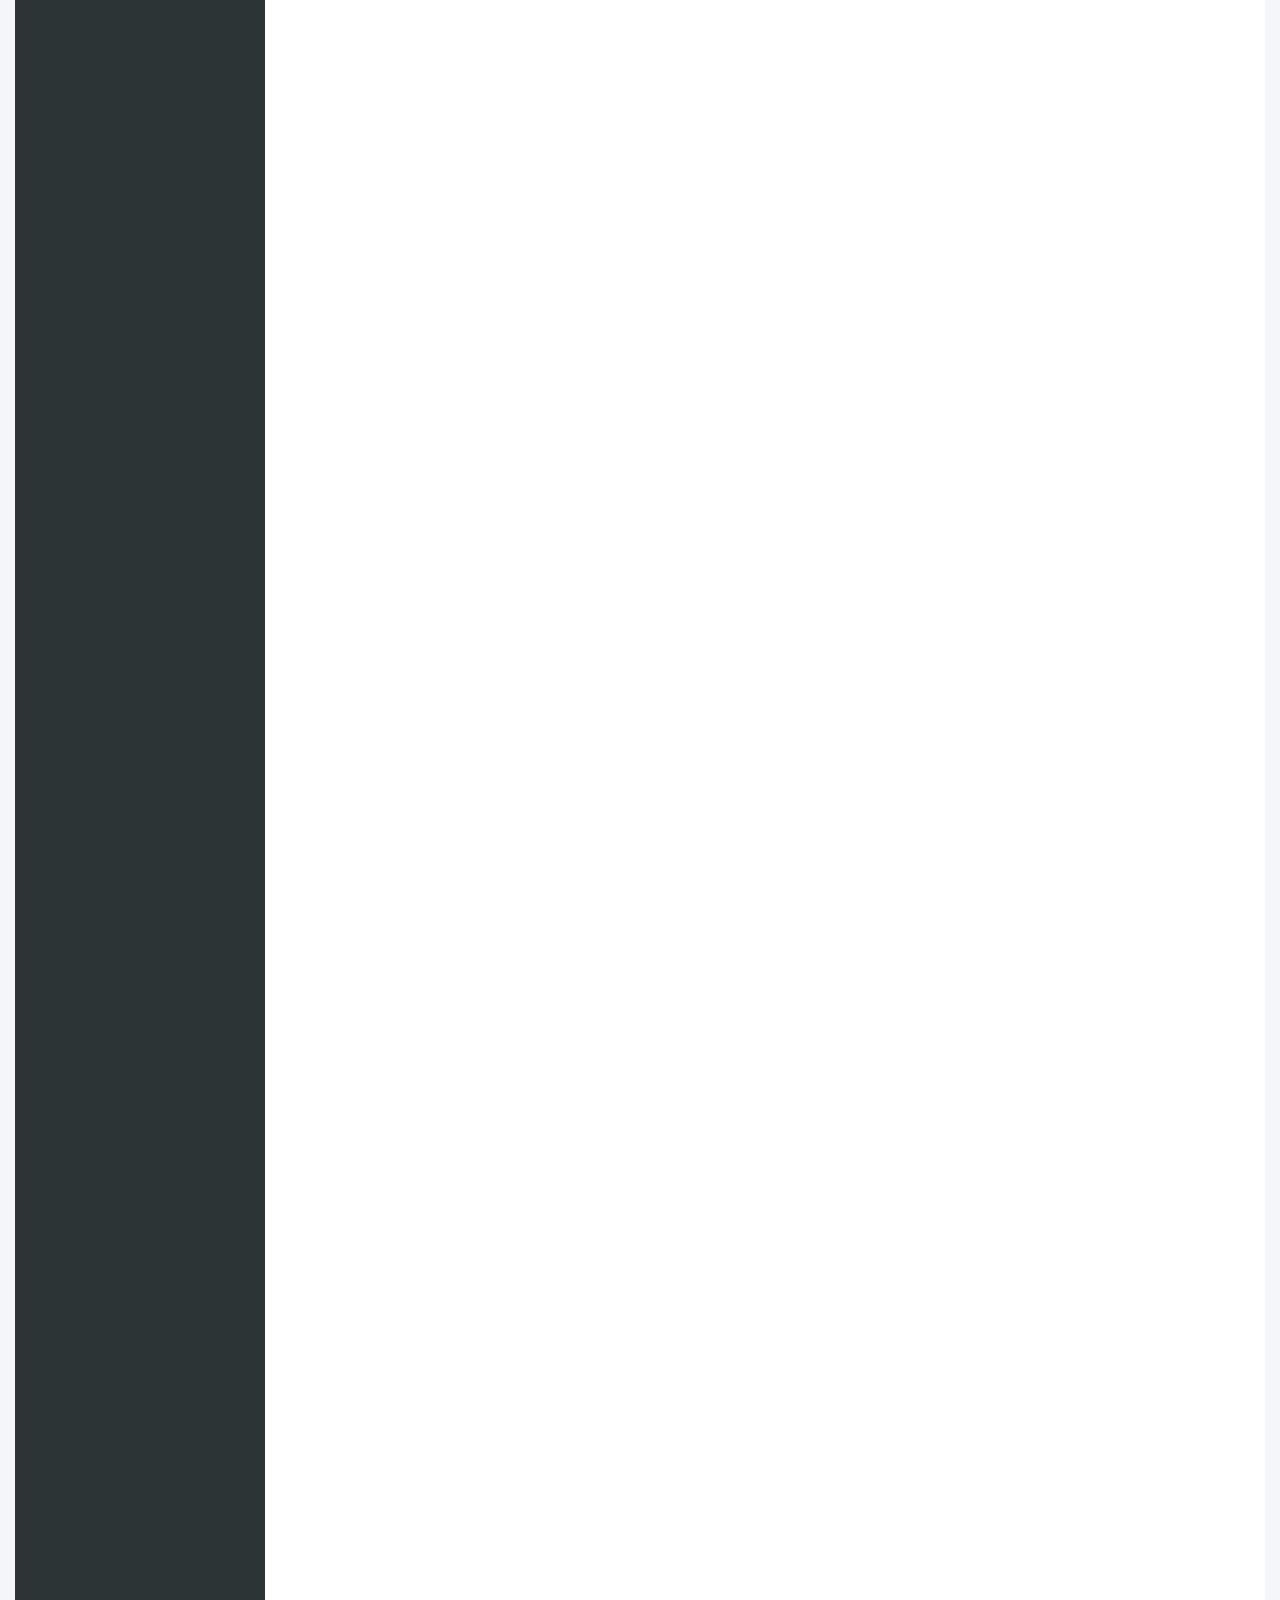
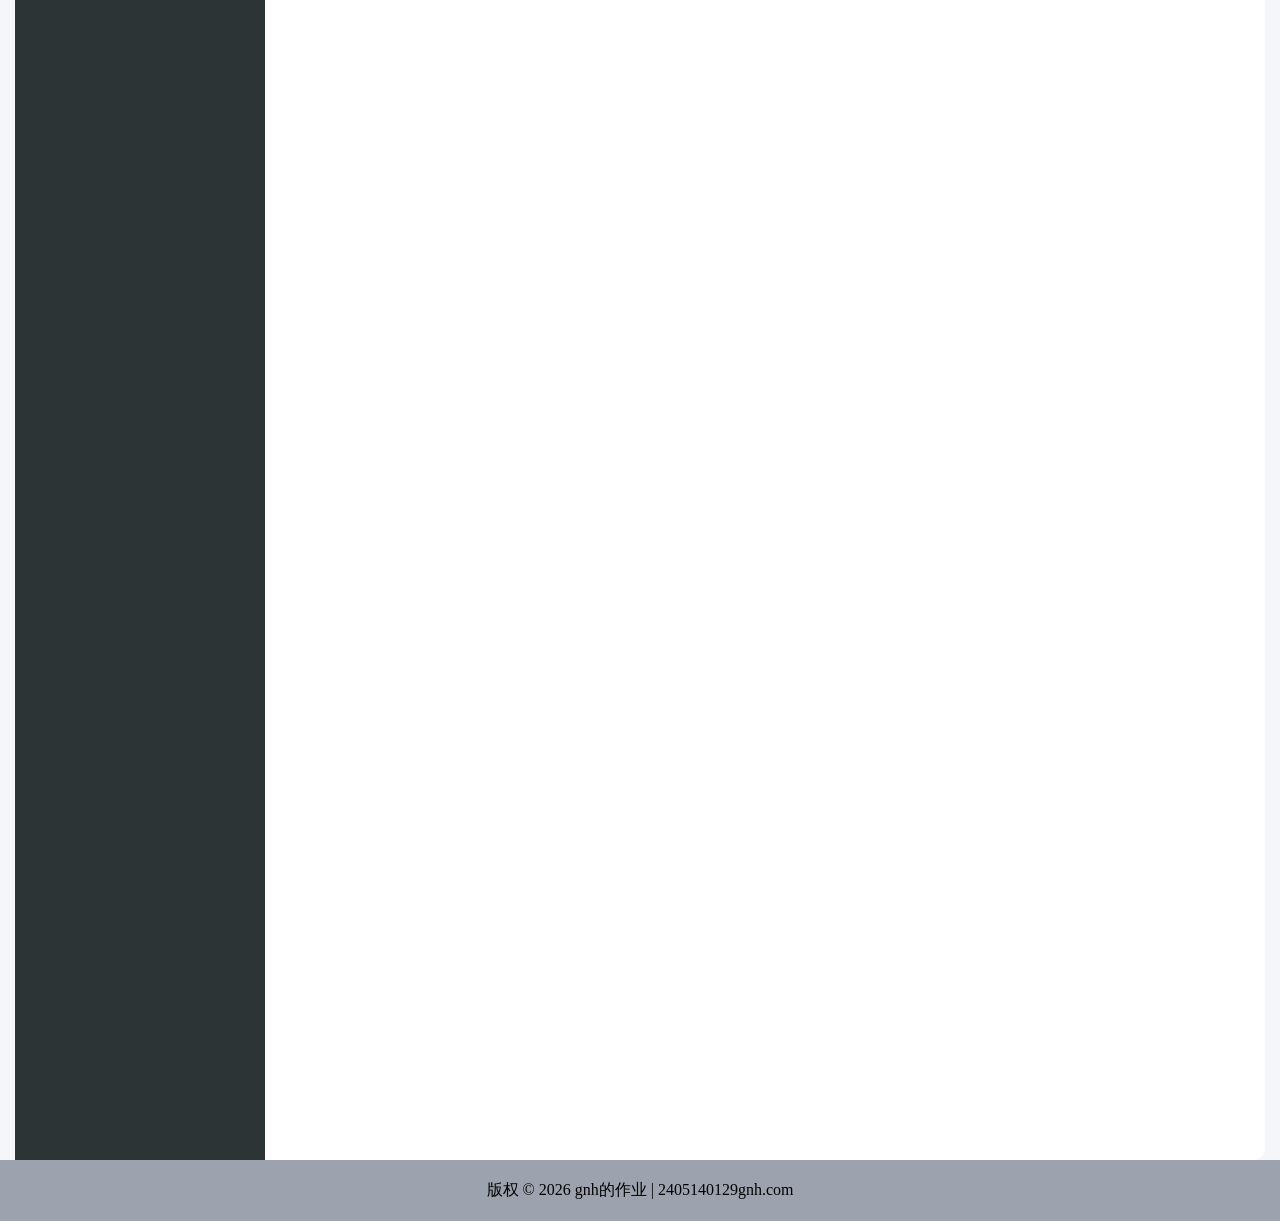
<file: news.html>
<!DOCTYPE html>
<html>
	<head>
		<meta charset="utf-8" />
		<title>AI资讯快报 - AI study</title>
		<link href="css/style.css" type="text/css" rel="stylesheet">
	</head>
	<body>
		<div id="head">
			<div class="nav">
				<span class="margin_more"><a href="index.html">网站首页</a></span>
				<span><a href="courses.html">课程合集</a></span>
    			<span><a href="events.html">活动通知</a></span>
    			<span><a href="news.html">AI资讯</a></span>
    			<span><a href="competitions.html">各类竞赛</a></span>
    			<span class="search">searching</span>
			</div>
		</div>
		<div id="main">
            <div id="menu">
                <h3>资讯索引</h3>
                <ul>
                    <li><a href="#tech-radar">技术雷达</a></li>
					<li><a href="#data-ethics">伦理风控</a></li>
                    <li><a href="#exam-intel">学术情报</a></li>
                </ul>
            </div>
            <div id="content">
                <h1 style="margin-bottom: 10px;">技术简报与情报公告</h1>
				<p style="color: #636e72; font-size: 15px; margin-bottom: 30px;">追踪最前沿的机器智能演进，并以最严苛的标准审视技术红利背后的双面性。</p>
				
				<div class="briefing-container">
					
					<div class="briefing-item" id="tech-radar">
						<div class="briefing-meta">
							<div class="b-date">02<br><span style="font-size: 16px;">2026</span></div>
							<div class="b-category">Tech Radar</div>
						</div>
						<div class="briefing-content">
							<h3>代码生成模型 (Code LLM) 的依赖陷阱</h3>
							<p>各大科技巨头相继推出深度集成的代码补全工具，前端页面（HTML/CSS/JS）的搭建及基础数据处理脚本的编写已被极大地自动化。工具正在重塑开发者的工作流。</p>
							<div class="briefing-eval">
								<span>[客观两面性评估]</span> 积极意义在于生产力的释放，使工程重心能够向业务逻辑和算法架构转移。然而消极隐患同样致命：过度调用 API 会导致底层编程能力的空心化。一旦脱离工具面对底层的算法复杂度优化（如手写红黑树或深度图遍历），过度依赖者将丧失最基本的 Debug 逻辑。
							</div>
						</div>
					</div>

					<div class="briefing-item" id="data-ethics">
						<div class="briefing-meta">
							<div class="b-date">01<br><span style="font-size: 16px;">2026</span></div>
							<div class="b-category">Data Ethics</div>
						</div>
						<div class="briefing-content">
							<h3>数据科学下沉与算法偏见治理</h3>
							<p>随着大数据挖掘手段的普及，推荐系统和预测分类模型已完全渗透社会管理与商业营销。然而，用于训练监督学习（Supervised Learning）的数据集本身不可避免地带有采集者的主观偏见。</p>
							<div class="briefing-eval">
								<span>[客观两面性评估]</span> 算力与数据的结合确实创造了精准的商业价值，但也让“算法黑箱”和“隐私侵犯”成为严峻的合规挑战。优秀的从业者不仅需要掌握 Pandas 和神经网络的构建，更需要在提高模型准确率的同时，严守数据清洗阶段的客观道德底线。
							</div>
						</div>
					</div>

					<div class="briefing-item" id="exam-intel">
						<div class="briefing-meta">
							<div class="b-date">Target<br><span style="font-size: 16px;">2027/28</span></div>
							<div class="b-category">Exam Intel</div>
						</div>
						<div class="briefing-content">
							<h3>高阶人工智能院所 11408 统考风向预警</h3>
							<p>针对志在冲刺顶尖学术资源（如南京大学人工智能学院等）的规划路径，最新的招生与考核趋势表明：无论是 2027 年末的初试还是 2028 年初的机试复试，对底层计算机基础（11408）的考察难度正逼近历史峰值。</p>
							<div class="briefing-eval">
								<span>[客观两面性评估]</span> 考核标准的收紧是对学术严肃性的回归。这要求考生必须放弃速成幻想，警惕那些看似光鲜却无底层支撑的项目。回归离散数学、组成原理与数据结构的原始推演，是长线备考中唯一对抗高淘汰率的可靠途径。
							</div>
						</div>
					</div>

				</div>
            </div>
            <div style="clear:both;"></div>
		</div>
		<div id="footer">
			版权 © 2026 gnh的作业 | 2405140129gnh.com
		</div>
		</body>
</html>
</file>
<file: css/style.css>
* { margin: 0; padding: 0; box-sizing: border-box; outline: none; }

body{font-family: "微软雅黑";background: #f4f6f9;}
/*head*/

#head{
    width: 100%;
    height: auto;
    background-size: cover;
    margin: 0;
    background-color:#e9e9e9
}
.nav{
    width: 1250px;
    height: 70px;
    padding: 0 0 0 100px;
    background: url(../images/logo.png) left center no-repeat;
    background-size: 70px auto;
    margin: 0 auto;
}
.nav span{
    display: inline-block;
    color: #4b3e35;
    font-size: 18px;
    padding: 0 40px;
    line-height: 70px;
}
a{
    text-decoration: none;
    color: #4b3e35;;
    font-size: 18px;
}
.nav .search{
    display: inline-block;
    float: right;
    width: 200px;
    height: 30px;
    line-height: 30px;
    border-radius: 15px;
    font-size: 15px;
    background: #eaedef url(../images/search.png) no-repeat 10px center;
    background-size: 20px auto;
    text-align: center;
    padding: 0;
    margin-top: 20px;
    margin-right: 100px;
}

#main{
    width: 1250px;
    margin: 0 auto;
    background-color: #fff;
    border-radius: 12px;
}
#menu{
    width: 250px;
    min-height: 4290px;
    float: left;
    background-color: #2d3436;
    color: #fff;
    padding: 30px 20px;

}
#menu h3{
    margin-bottom: 20px;
    border-bottom: 1px solid #555;
    padding-bottom: 10px;
    font-size: 20px;
}
#menu li{
    font-size: 17px;
    list-style: none;
    padding: 10px 0;
    border-bottom: 1px dashed #444;
}
#menu a{
    text-decoration: none;
    color: #e2dfdc;;
    font-size: 18px;
}
#content{
    width: 1000px;
    height: auto;
    text-align: center;
    font-size: 16px;
    float: left;
    text-align: left;
    padding: 40px;
}
.AI img{
    width: 900px;
    max-width: 100%;
    height: 350px;
    border-radius: 15px;
}
.AI p{
    font-size: 20px;
    color: #636e72;
    line-height: 1.6;
    text-align: justify;
}
#content h1{
    color: #3d484b;
    margin-bottom: 15px;
    font-size: 28px;
    margin-top: 30px;
}
#content h2{
    color: #3d484b;
    margin-bottom: 15px;
    font-size: 24px;
    margin-top: 30px;
}
#content h3{
    color: #2d3436;
    margin-bottom: 15px;
    font-size: 16px;
}
#content p{
    font-size: 20px;
    color: #636e72;
    line-height: 1.6;
    text-align: justify;
}
.roadmap{
    width: 100%;
    height: 670px;
    position: relative;
    overflow: hidden;
    margin-top: 20px;
}
.one {
    width: 100%;
    height: auto;
    position: absolute;
    left: 0;
    top: 0;
}
.roadmap .roadmap_pic .pic{display: none;}
.roadmap .roadmap_pic .current{display: block;}
.roadmap ol{
    position: absolute;
    left: 50%;
    bottom: 20px;
    margin-left: -62px;
    list-style: none;
}
.roadmap ol .but{
    float: left;
    width: 28px;
    height: 1px;
    border: 1px solid #d6d6d6;
    margin-right: 20px;
}
.roadmap ol li{
    cursor: pointer;
    width: 30px;
    height: 6px;
}
.roadmap ol .current{
    background: #6c5ce7;
    float: left;
    width: 28px;
    height: 2px;
    border: 2px solid #6c5ce7;
    margin-right: 20px;
}
.ML .AI .DL .RL{
    text-align: center;
    margin: 20px 0;
}
.ML img{
    width: 900px;
    max-width: 100%;
    height: auto;
    border-radius: 10px;
}
.ML_types{
    display: flex;
    justify-content: space-between;
    padding: 0;
    margin-top: 20px;
}
.ML_types li{
    list-style: none;
    width: 32%;
    background-color: #f8f9fa;
    padding: 20px;
    border-radius: 10px;
    box-sizing: border-box;
    text-align: center;
    font-size: 14px;
    color: #555;
    display: flex;
    flex-direction: column;
    align-items: center;
}
.ML_types li img{
    width: 290px;
    height: 320px;
    margin-bottom: 15px;
    display: block;
}
.DL img{
    width: 900px;
    max-width: 100%;
    height: 300px;
    border-radius: 10px;
}
.RL img{
    width: 900px;
    max-width: 100%;
    height: 300px;
    border-radius: 15px;
}
.roadmap img{
    height: 600px;
    width: 900px;
}
#footer{
    background-color:rgb(156, 163, 174);
    clear:both;
    text-align:center;
    width: 100%;
    padding: 20px 0;
}
.detail-block {
    background-color: #f8f9fa;
    border-left: 5px solid #6c5ce7;
    padding: 20px 25px;
    margin-bottom: 30px;
    border-radius: 0 8px 8px 0;
}
.detail-block h3 {
    color: #2d3436;
    font-size: 20px;
    margin-bottom: 12px;
    border-bottom: 1px dashed #ced4da;
    padding-bottom: 8px;
}
.detail-block p {
    font-size: 16px;
    color: #495057;
    line-height: 1.8;
    margin-bottom: 10px;
}
.eval-text {
    font-size: 14px;
    color: #636e72;
    background: #e9ecef;
    padding: 10px 15px;
    border-radius: 5px;
    margin-top: 15px;
}
.timeline-container {
    position: relative;
    max-width: 900px;
    margin: 30px auto;
}
.timeline-container::after {
    content: '';
    position: absolute;
    width: 4px;
    background: #ced4da;
    top: 0;
    bottom: 0;
    left: 24px;
}
.timeline-item {
    position: relative;
    padding: 0 0 30px 60px;
}
.timeline-item::before {
    content: '';
    position: absolute;
    width: 16px;
    height: 16px;
    background-color: #fff;
    border: 4px solid #6c5ce7;
    border-radius: 50%;
    left: 14px;
    top: 5px;
    z-index: 1;
}
.timeline-content {
    background: #fdfdfd;
    padding: 20px 25px;
    border: 1px solid #eaedef;
    border-radius: 8px;
    box-shadow: 0 2px 8px rgba(0,0,0,0.02);
}
.timeline-content h3 {
    color: #2d3436;
    margin-bottom: 10px;
    font-size: 20px;
}
.timeline-content p {
    font-size: 15px;
    color: #495057;
    line-height: 1.8;
}
.briefing-container {
    display: flex;
    flex-direction: column;
    gap: 25px;
    margin-top: 20px;
}

.briefing-item {
    display: flex;
    background: #ffffff;
    border: 1px solid #e0e6ed;
    border-radius: 8px;
    overflow: hidden;
    transition: transform 0.2s ease, box-shadow 0.2s ease;
}

.briefing-item:hover {
    transform: translateX(6px);
    box-shadow: 0 4px 15px rgba(0,0,0,0.05);
    border-color: #6c5ce7;
}
.briefing-meta {
    background: #2d3436;
    color: #ffffff;
    width: 150px;
    flex-shrink: 0;
    padding: 25px 15px;
    display: flex;
    flex-direction: column;
    align-items: center;
    justify-content: center;
    text-align: center;
    border-right: 4px solid #6c5ce7;
}
.briefing-meta .b-date {
    font-size: 24px;
    font-weight: bold;
    color: #a29bfe;
    line-height: 1.2;
}

.briefing-meta .b-category {
    font-size: 13px;
    margin-top: 10px;
    text-transform: uppercase;
    letter-spacing: 1.5px;
    color: #b2bec3;
}
.briefing-eval {
    margin-top: 15px;
    padding-top: 15px;
    border-top: 1px dashed #b2bec3;
    font-size: 14px;
    color: #2d3436;
    line-height: 1.6;
}
.briefing-eval span {
    font-weight: bold;
    color: #6c5ce7;
}
.briefing-content {
    padding: 25px 30px;
    flex-grow: 1;
}
.briefing-content h3 {
    color: #2d3436;
    font-size: 22px;
    margin-bottom: 12px;
}
.briefing-content p {
    font-size: 15px;
    color: #636e72;
    line-height: 1.7;
    margin-bottom: 15px;
}
</file>
